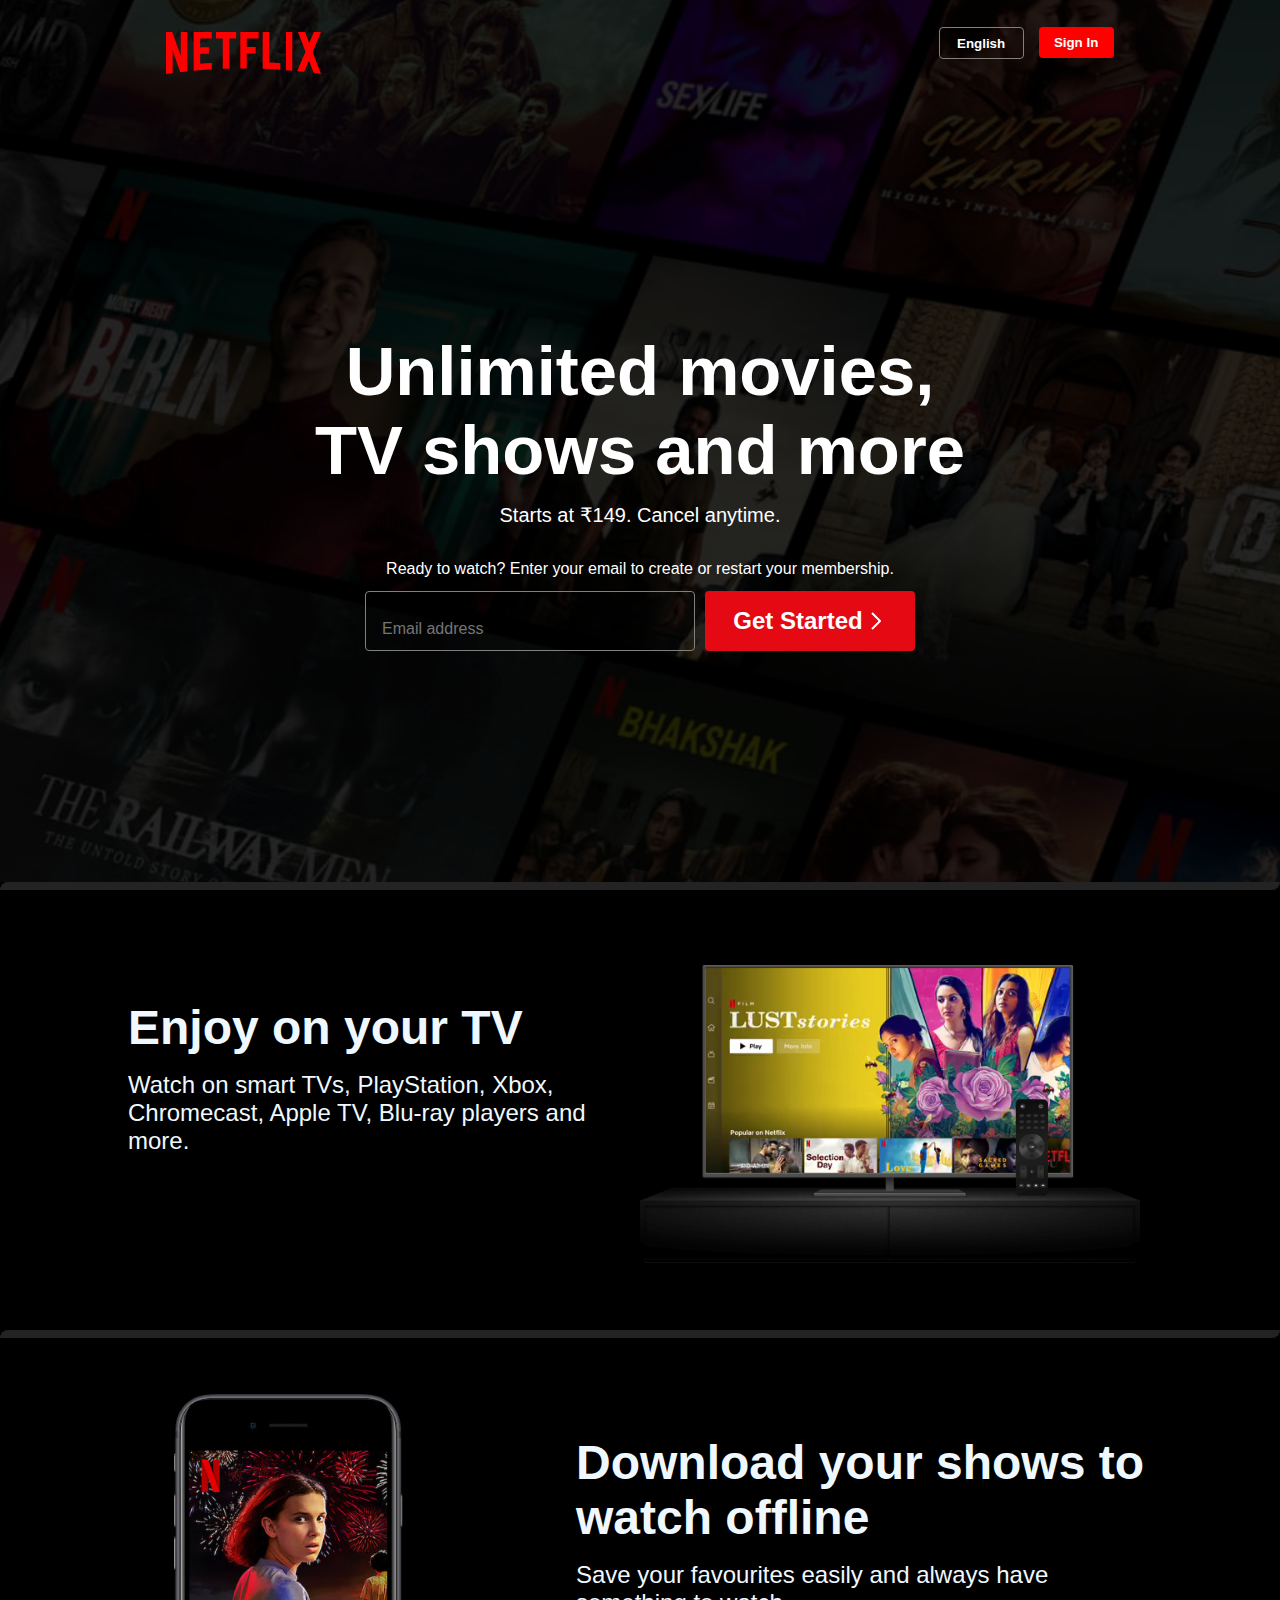
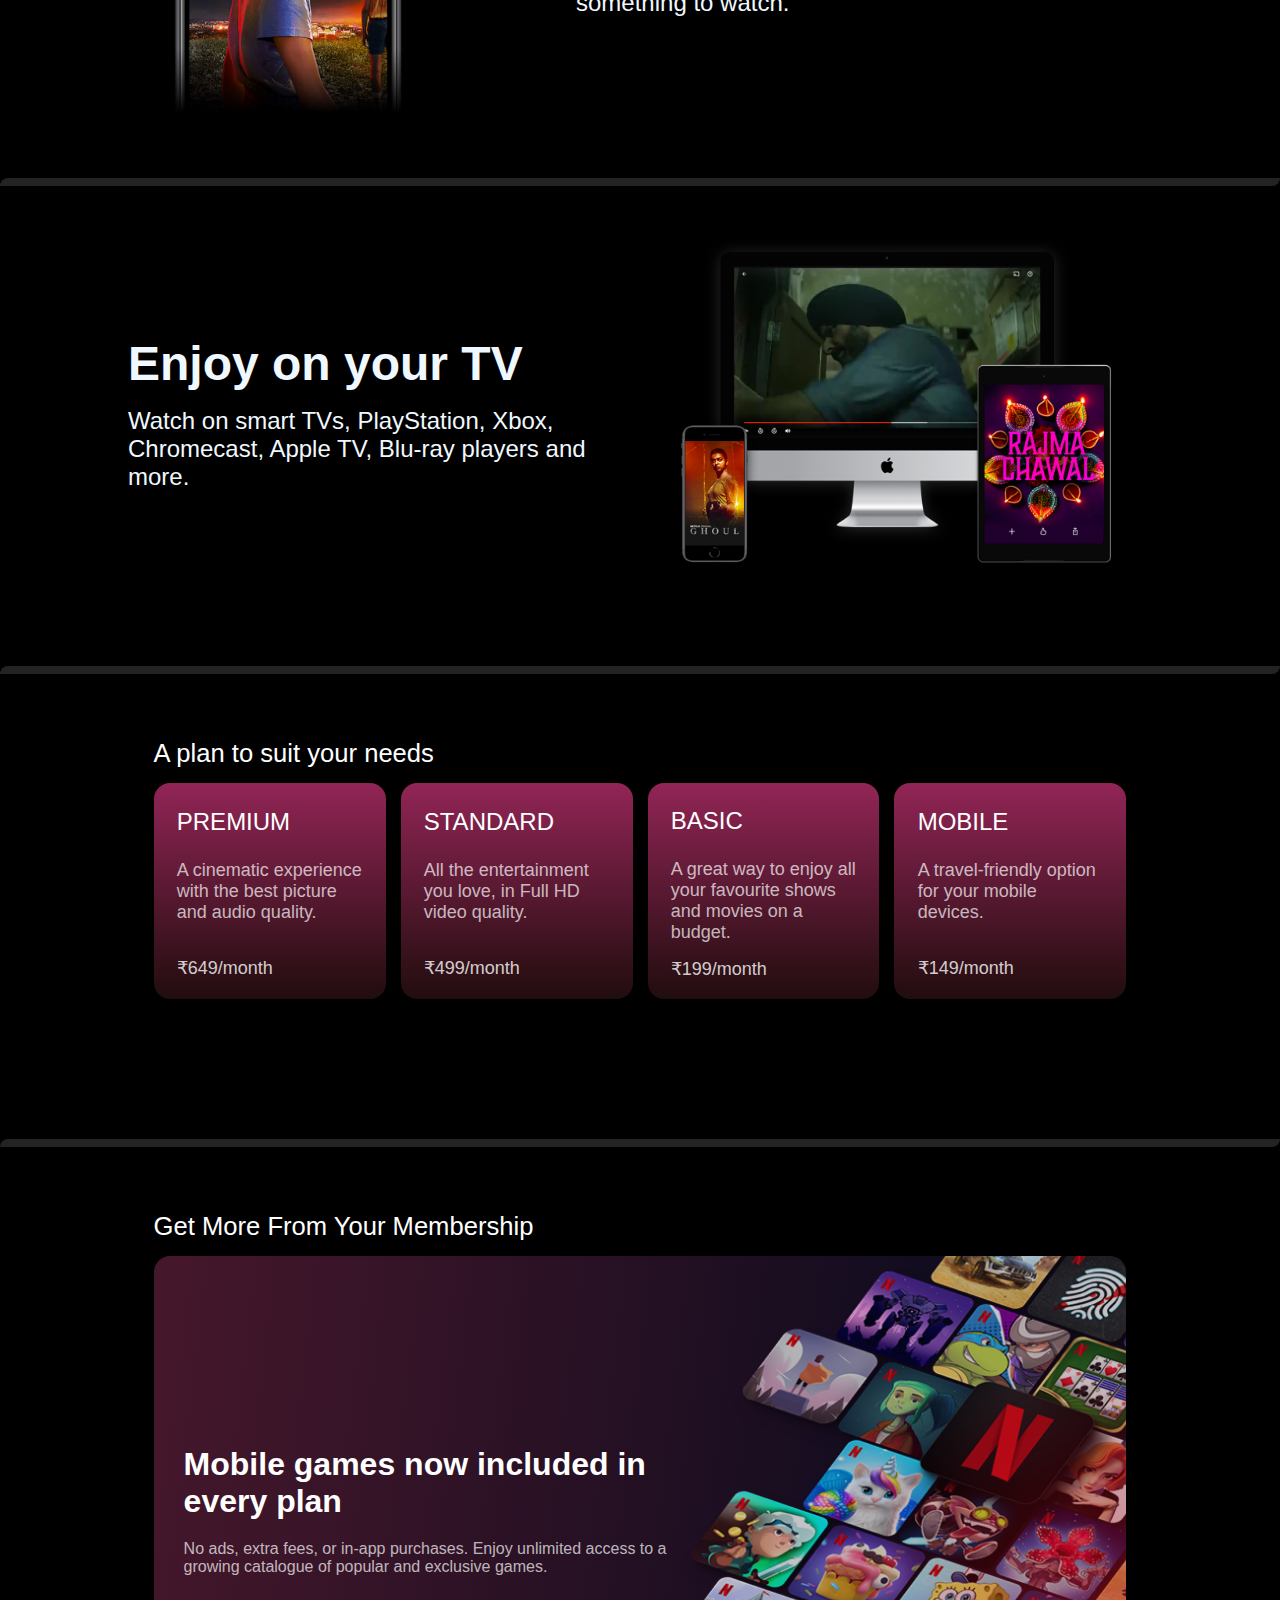
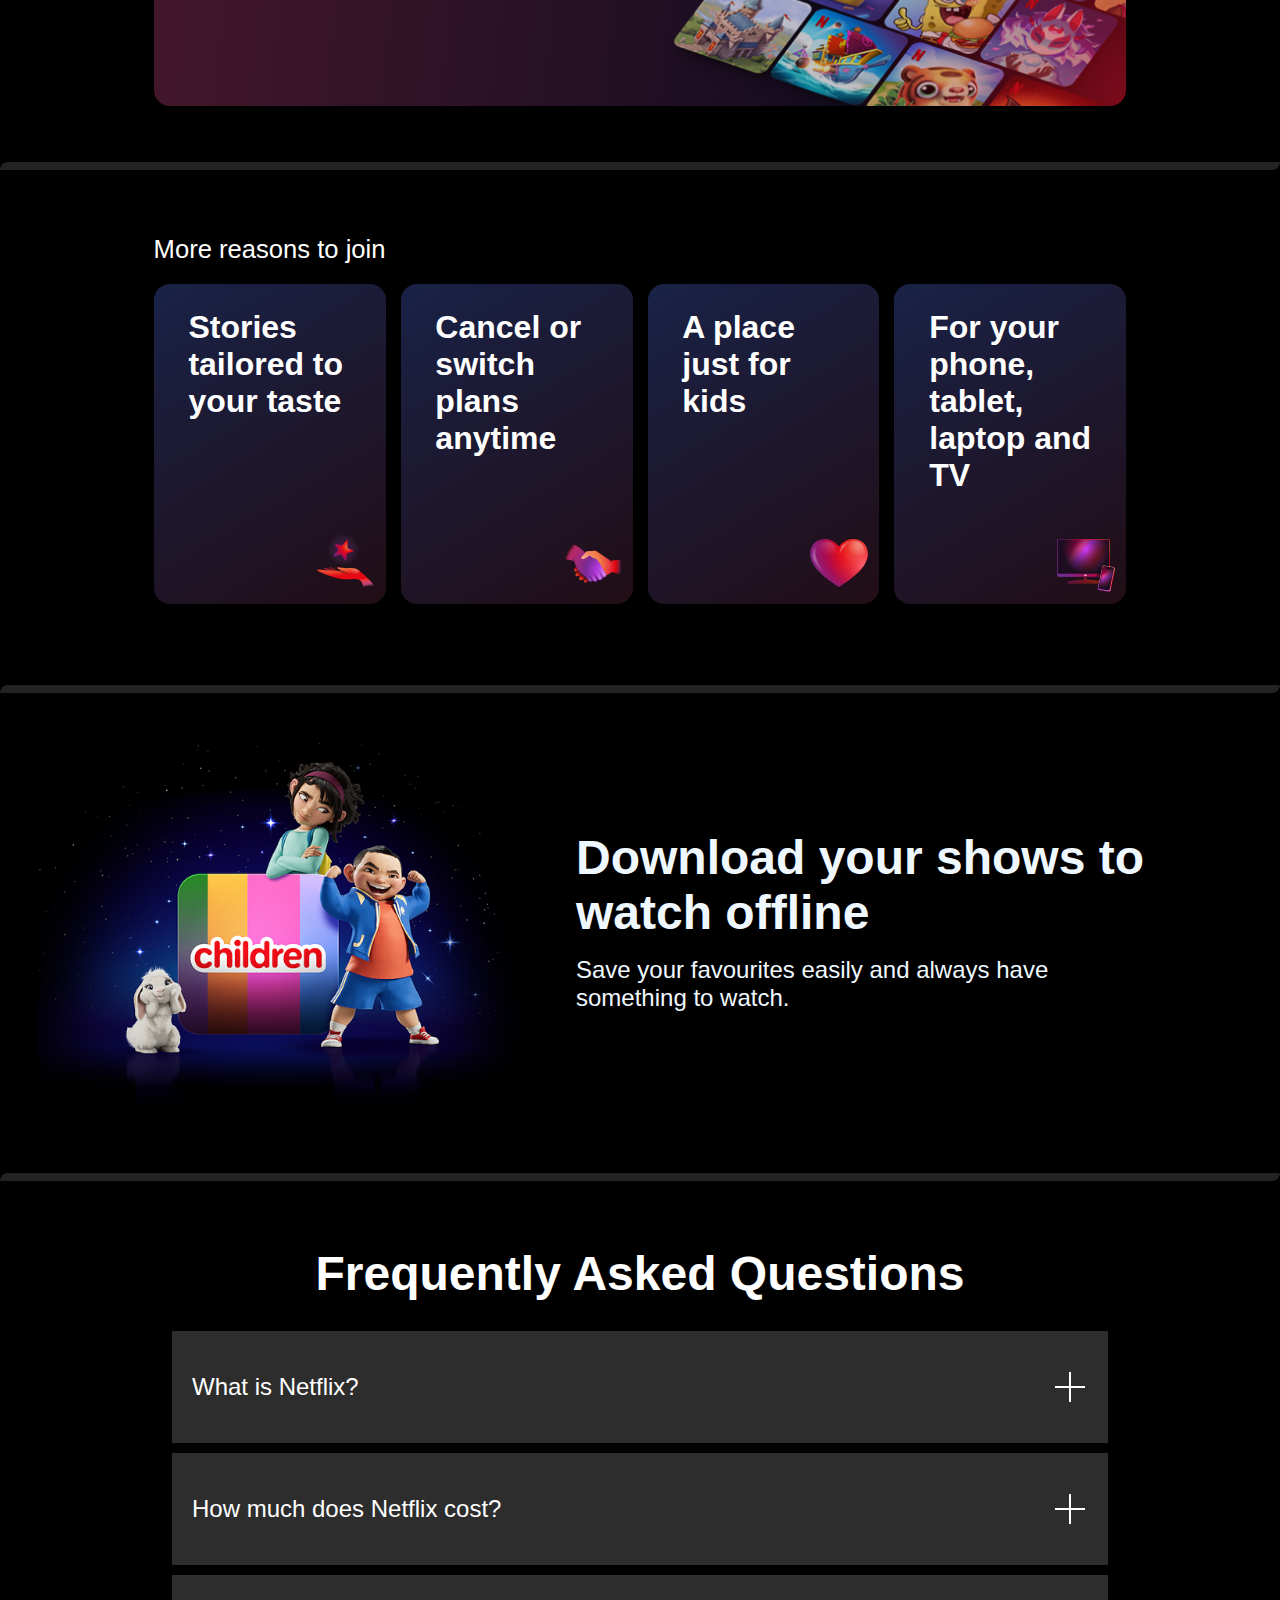
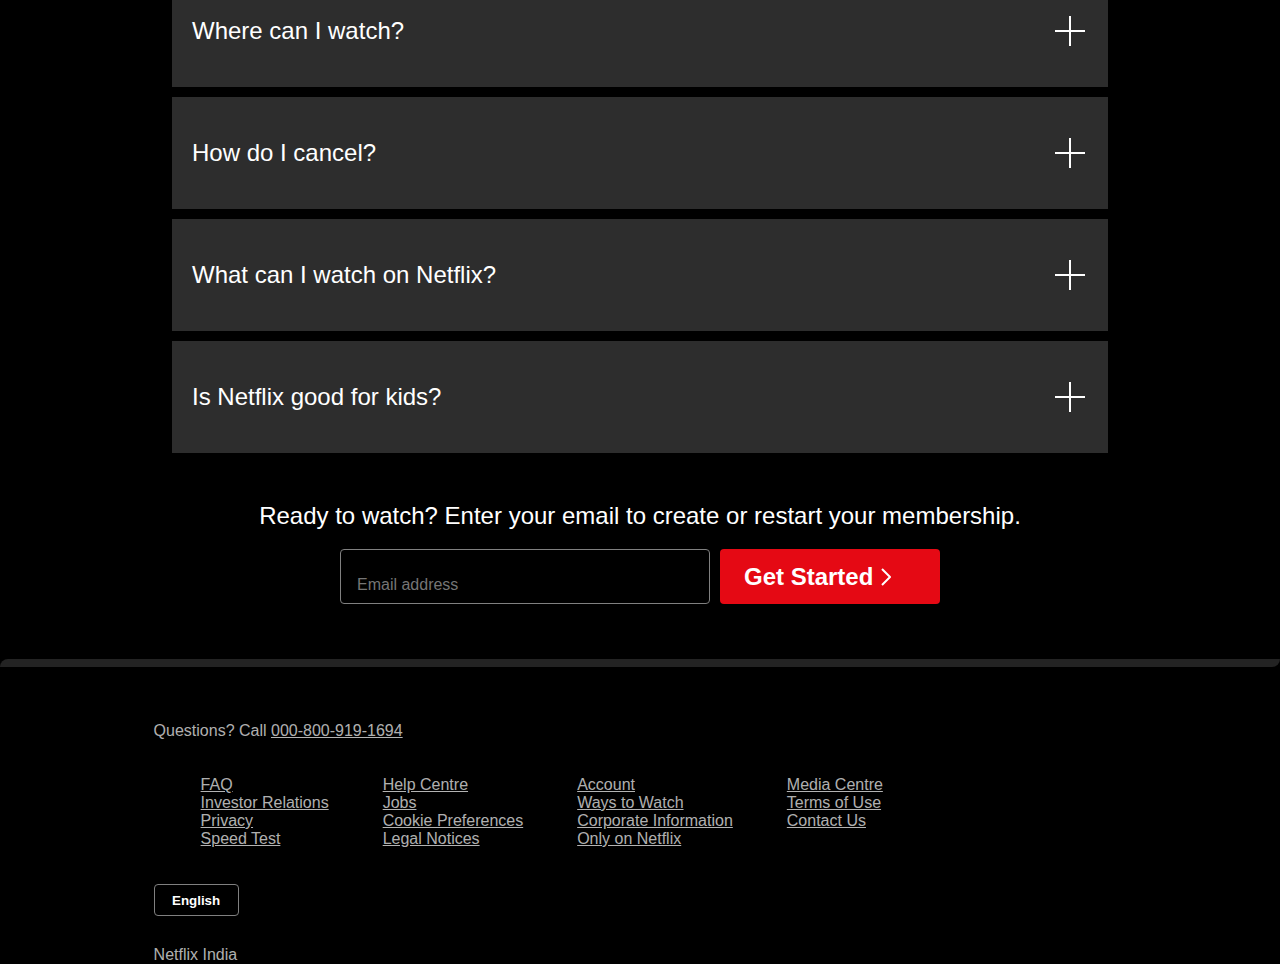
<file: Netflix Clone - Responsive/index.html>
<!DOCTYPE html>
<html lang="en">

<head>
    <meta charset="UTF-8">
    <meta name="viewport" content="width=device-width, initial-scale=1.0">
    <title>Netflix India - Watch TV Shows Online, Watch Movies Online</title>
    <link rel="shortcut icon" href="https://assets.nflxext.com/us/ffe/siteui/common/icons/nficon2023.ico" />
    <link rel="stylesheet" href="style.css">
</head>

<body>
    <header>
        <div class="space-main">
            <main class="main">
                <nav>
                    <div class="nav-img"><img class="nav-img-in" src="assets/Images for netflix/netflix.svg"
                            alt="netflix"></div>
                    <div class="nav-option">
                        <button class="nav-lang-option">English</button>
                        <a href="">
                            <button class="nav-sign-in-option">Sign In</button>
                        </a>
                    </div>
                </nav>
                <div class="opacity"></div>
                <div class="written">
                    <div class="written-in">
                        <div class="line-1-written">Unlimited movies,</div>
                        <div class="line-2-written">TV shows and more</div>
                        <div class="line-3-written">Starts at ₹149. Cancel anytime.</div>
                        <div class="line-4-written">Ready to watch? Enter your email to create or restart your
                            membership.
                        </div>
                        <div class="input-written">
                            <div class="line-5-written">
                                <input class="line-5-input" minlength="5" maxlength="50" type="text"
                                    placeholder="Email address">
                            </div>
                            <div class="line-6-written">
                                <button class="line-6-button">Get Started <svg width="24" height="24"
                                        viewBox="0 0 24 24" fill="none" xmlns="http://www.w3.org/2000/svg"
                                        data-mirrorinrtl="true" class="default-ltr-cache-4z3qvp e1svuwfo1"
                                        data-name="ChevronRight" aria-labelledby=":r7:" aria-hidden="true">
                                        <path fill-rule="evenodd" clip-rule="evenodd"
                                            d="M15.5859 12L8.29303 19.2928L9.70725 20.7071L17.7072 12.7071C17.8948 12.5195 18.0001 12.2652 18.0001 12C18.0001 11.7347 17.8948 11.4804 17.7072 11.2928L9.70724 3.29285L8.29303 4.70706L15.5859 12Z"
                                            fill="currentColor"></path>
                                    </svg></button>
                            </div>
                        </div>
                    </div>
                </div>
            </main>
        </div>
        <div class="partician-of-main"></div>
    </header>

    <!-- xxxxxxxxxxxxxxxxxxxxxxxxxxxxxxxxxxxxxxxxxxxxxxxxxxxxxxxxxxxxxxxxxxxxxxxxxxxxxxxxxxxxxxxxxxxxxxxxxxxxxxxxxxxxxxxxxxxx  -->

    <section>
        <div class="section-video-1">
            <div class="main-of-sec-video-1">
                <div class="text-of-sec-video-1">
                    <div class="text-of-sec-video-1-heading">Enjoy on your TV</div>
                    <div class="text-of-sec-video-1-body">Watch on smart TVs, PlayStation, Xbox, Chromecast, Apple TV,
                        Blu-ray players and more.</div>
                </div>
                <div class="image-video-of-sec-video-1">
                    <div class="video-of-sec-img-1"><img class="video-of-sec-img-1-in"
                            src="assets/images for videos/tv.png" alt=""></div>
                    <div class="video-of-sec-video-1"><video class="video-of-sec-video-1"
                            src="assets/videos for netflix/video-tv-in-0819.m4v" autoplay muted loop></video></div>
                </div>
            </div>
        </div>
    </section>

    <div class="partician-of-main"></div>

    <!-- xxxxxxxxxxxxxxxxxxxxxxxxxxxxxxxxxxxxxxxxxxxxxxxxxxxxxxxxxxxxxxxxxxxxxxxxxxxxxxxxxxxxxxxxxxxxxxxxxxxxxxxxxxxxxxxxxxxxxxxxxxxxx  -->
    <!-- xxxxxxxxxxxxxxxxxxxxxxxxxxxxxxxxxxxxxxxxxxxxxxxxxxxxxxxxxxxxxxxxxxxxxxxxxxxxxxxxxxxxxxxxxxxxxxxxxxxxxxxxxxxxxxxxxxxx  -->

    <section>
        <div class="section-video-1">
            <div class="main-of-sec-video-1 him-him">
                <div class="image-video-of-sec-video-1">
                    <div class="video-of-sec-img-1 pri-pri"><img class="video-of-sec-img-1-in"
                            src="assets/images for videos/mobile-0819.jpg" alt=""></div>
                </div>
                <div class="text-of-sec-video-1">
                    <div class="text-of-sec-video-1-heading">Download your shows to watch offline</div>
                    <div class="text-of-sec-video-1-body">Save your favourites easily and always have something to
                        watch.

                    </div>
                </div>
            </div>
        </div>
    </section>

    <div class="partician-of-main"></div>

    <!-- xxxxxxxxxxxxxxxxxxxxxxxxxxxxxxxxxxxxxxxxxxxxxxxxxxxxxxxxxxxxxxxxxxxxxxxxxxxxxxxxxxxxxxxxxxxxxxxxxxxxxxxxxxxxxxxxxxxxxxxxxxxxx  -->
    <!-- xxxxxxxxxxxxxxxxxxxxxxxxxxxxxxxxxxxxxxxxxxxxxxxxxxxxxxxxxxxxxxxxxxxxxxxxxxxxxxxxxxxxxxxxxxxxxxxxxxxxxxxxxxxxxxxxxxxx  -->

    <section>
        <div class="section-video-1-2">
            <div class="main-of-sec-video-1">
                <div class="text-of-sec-video-1">
                    <div class="text-of-sec-video-1-heading">Enjoy on your TV</div>
                    <div class="text-of-sec-video-1-body">Watch on smart TVs, PlayStation, Xbox, Chromecast, Apple TV,
                        Blu-ray players and more.</div>
                </div>
                <div class="image-video-of-sec-video-1">
                    <div class="video-of-sec-img-1"><img class="video-of-sec-img-1-in"
                            src="assets/images for videos/rajma-chawal.png" alt=""></div>
                    <div class="video-of-sec-video-1"><video class="video-of-sec-video-1 video-of-sec-video-1-2"
                            src="assets/videos for netflix/video-of-rajma-chawal.m4v" autoplay muted loop></video></div>
                </div>
            </div>
        </div>
    </section>

    <div class="partician-of-main"></div>

    <!-- xxxxxxxxxxxxxxxxxxxxxxxxxxxxxxxxxxxxxxxxxxxxxxxxxxxxxxxxxxxxxxxxxxxxxxxxxxxxxxxxxxxxxxxxxxxxxxxxxxxxxxxxxxxxxxxxxxxxxxxxxxxxx  -->


    <div class="sec-1">
        <section>
            <div class="section-1-plans-to-buy">
                <div class="section-1-main">
                    <div class="text-of-section-1">A plan to suit your needs</div>
                    <div class="list-of-plans">
                        <div class="plan-1-to-buy">
                            <div class="plan-1-to-buy-in">
                                <div class="section-1-heading-name">PREMIUM</div>
                                <div class="section-1-about-plan">A cinematic experience with the best picture and audio
                                    quality.</div>
                                <div class="section-1-price">₹649/month</div>
                            </div>
                        </div>
                        <div class="plan-2-to-buy">
                            <div class="plan-2-to-buy-in">
                                <div class="section-1-heading-name">STANDARD</div>
                                <div class="section-1-about-plan">All the entertainment you love, in Full HD video
                                    quality.
                                </div>
                                <div class="section-1-price">₹499/month</div>
                            </div>
                        </div>
                        <div class="plan-3-to-buy">
                            <div class="plan-3-to-buy-in">
                                <div class="section-1-heading-name">BASIC</div>
                                <div class="section-1-about-plan">A great way to enjoy all your favourite shows and
                                    movies
                                    on a budget.</div>
                                <div class="section-1-price">₹199/month</div>
                            </div>
                        </div>
                        <div class="plan-4-to-buy">
                            <div class="plan-4-to-buy-in">
                                <div class="section-1-heading-name">MOBILE</div>
                                <div class="section-1-about-plan">A travel-friendly option for your mobile devices.
                                </div>
                                <div class="section-1-price">₹149/month</div>
                            </div>
                        </div>
                    </div>
                </div>
            </div>
        </section>
    </div>

    <div class="partician-of-main"></div>

    <section>
        <div class="section-4-games">
            <div class="txt-of-sec-4">
                Get More From Your Membership</div>
            <div class="main-area-of-sec-4">
                <div class="area-of-sec-4">
                    <div class="area-of-sec-4-in">
                        <div class="text-written-in-sec-4">
                            <div class="text-written-in-sec-4-heading">Mobile games now included in every plan</div>
                            <div class="text-written-in-sec-4-body">No ads, extra fees, or in-app purchases. Enjoy
                                unlimited access to a growing catalogue of popular and exclusive games.</div>
                        </div>
                        <div class="img-main-sec-4">
                            <div class="img-main-sec-4-in"><img class="img-in-sec-4"
                                    src="assets/Images for netflix/games-lg.png" alt="games-lg"></div>
                            <div class="red-bat-chit"></div>
                        </div>

                    </div>
                </div>
            </div>
        </div>
    </section>

    <div class="partician-of-main"></div>

    <section>
        <div class="section-2-reasons-to-buy">
            <div class="section-2-main">
                <div class="text-of-section-2">More reasons to join</div>
                <div class="list-of-reasons">
                    <div class="reason-1-to-buy">
                        <div class="reason-1-to-buy-in">
                            <div class="section-2-heading-name">Stories tailored to your taste</div>
                            <div class="section-2-price-1"><svg width="72" height="72" viewBox="0 0 72 72" fill="none">
                                    <g id="hand-star-core-small">
                                        <path id="Vector" opacity="0.75"
                                            d="M33.2999 38.4016C42.0812 38.4016 49.1999 31.2829 49.1999 22.5016C49.1999 13.7202 42.0812 6.60156 33.2999 6.60156C24.5186 6.60156 17.3999 13.7202 17.3999 22.5016C17.3999 31.2829 24.5186 38.4016 33.2999 38.4016Z"
                                            fill="url(#paint0_radial_5239_397)"></path>
                                        <path id="Vector_2"
                                            d="M35.1825 33.3894C35.4958 33.86 36.2265 33.6758 36.2793 33.113L36.9254 26.2287L42.8895 24.6128C43.4204 24.4689 43.4925 23.749 42.998 23.508C41.1817 22.623 39.3079 21.7712 37.382 20.9579L37.71 13.6714C37.7353 13.1088 37.0417 12.8244 36.6648 13.2428L31.7163 18.7355C29.7388 18.0179 27.7714 17.364 25.8224 16.7736C25.2994 16.6151 24.8628 17.1845 25.1466 17.6516L28.3039 22.8469L23.9085 28.2192C23.5466 28.6614 23.9494 29.3113 24.5065 29.184L31.3428 27.6222L35.1825 33.3894Z"
                                            fill="url(#paint1_radial_5239_397)"></path>
                                        <path id="Vector_3"
                                            d="M30.0589 49.3642C30.0589 49.3642 18.3765 41.2675 18.9549 39.8795C19.5332 38.4915 30.8301 45.0845 30.8301 45.0845"
                                            fill="url(#paint2_radial_5239_397)"></path>
                                        <path id="Vector_4"
                                            d="M25.8177 48.2858C25.8177 48.2858 12.8244 42.5024 13.1328 41.0373C13.4413 39.5722 25.7792 43.9675 25.7792 43.9675"
                                            fill="url(#paint3_radial_5239_397)"></path>
                                        <path id="Vector_5"
                                            d="M64.8001 59.9992C62.6023 55.1194 55.5082 48.9257 52.7322 46.6359C49.9562 44.3837 47.4115 40.1795 39.7774 41.0053C33.1458 41.7185 28.0179 39.241 27.1311 40.6299C26.7456 41.2305 29.3542 42.4854 32.4001 43.7992C27.118 44.0995 19.6513 44.0458 10.128 42.5819C7.42909 42.169 6.07963 43.0699 8.35441 44.1585C21.0393 50.202 33.2229 53.4677 43.286 52.0413C53.3491 50.6149 53.0792 59.9992 53.0792 59.9992H64.8001Z"
                                            fill="url(#paint4_radial_5239_397)"></path>
                                        <path id="Vector_6"
                                            d="M41.7897 48.4971C40.6111 48.625 39.3813 48.6927 38.1169 48.6927C31.219 48.6927 25.353 46.6776 23.1943 43.8677C26.7663 44.0087 29.8397 43.9463 32.3999 43.8008C34.0999 44.4919 37.7999 46.0268 38.9999 46.6375C39.7338 47.011 40.8678 47.6288 41.7897 48.4971Z"
                                            fill="url(#paint5_radial_5239_397)"></path>
                                        <path id="Vector_7" opacity="0.3"
                                            d="M51.6 47.2519C50.7241 45.2218 47.5152 41.2104 41.6867 41.4053C34.4011 41.6489 43.3589 53.8293 51.6 47.2519Z"
                                            fill="url(#paint6_radial_5239_397)"></path>
                                    </g>
                                    <defs>
                                        <radialGradient id="paint0_radial_5239_397" cx="0" cy="0" r="1"
                                            gradientUnits="userSpaceOnUse"
                                            gradientTransform="translate(33.2999 22.5866) rotate(-90) scale(15.985)">
                                            <stop stop-color="#982DBE"></stop>
                                            <stop offset="0.383578" stop-color="#B038DC" stop-opacity="0.25"></stop>
                                            <stop offset="1" stop-color="#E4A1FA" stop-opacity="0"></stop>
                                        </radialGradient>
                                        <radialGradient id="paint1_radial_5239_397" cx="0" cy="0" r="1"
                                            gradientUnits="userSpaceOnUse"
                                            gradientTransform="translate(37.8001 19.8617) rotate(135) scale(16.7584 16.7339)">
                                            <stop stop-color="#EF7744"></stop>
                                            <stop offset="0.333333" stop-color="#E50914"></stop>
                                            <stop offset="0.666667" stop-color="#A70D53"></stop>
                                            <stop offset="1" stop-color="#792A95"></stop>
                                        </radialGradient>
                                        <radialGradient id="paint2_radial_5239_397" cx="0" cy="0" r="1"
                                            gradientUnits="userSpaceOnUse"
                                            gradientTransform="translate(30.3001 39.3) rotate(126.733) scale(25.0801 25.0801)">
                                            <stop stop-color="#802600"></stop>
                                            <stop offset="0.333333" stop-color="#6F181D"></stop>
                                            <stop offset="0.666667" stop-color="#5B1333"></stop>
                                            <stop offset="1" stop-color="#391945"></stop>
                                        </radialGradient>
                                        <radialGradient id="paint3_radial_5239_397" cx="0" cy="0" r="1"
                                            gradientUnits="userSpaceOnUse"
                                            gradientTransform="translate(28.5 40.2011) rotate(136.42) scale(25.6759 22.561)">
                                            <stop stop-color="#99421D"></stop>
                                            <stop offset="0.333333" stop-color="#99161D"></stop>
                                            <stop offset="0.666667" stop-color="#7D1845"></stop>
                                            <stop offset="1" stop-color="#59216E"></stop>
                                        </radialGradient>
                                        <radialGradient id="paint4_radial_5239_397" cx="0" cy="0" r="1"
                                            gradientUnits="userSpaceOnUse"
                                            gradientTransform="translate(37.7282 40.3619) rotate(82.4019) scale(21.7815 180.122)">
                                            <stop stop-color="#EF7744"></stop>
                                            <stop offset="0.328125" stop-color="#E50914"></stop>
                                            <stop offset="0.588542" stop-color="#E50914"></stop>
                                            <stop offset="0.697917" stop-color="#EB3942"></stop>
                                            <stop offset="0.879831" stop-color="#E75094" stop-opacity="0.8"></stop>
                                            <stop offset="1" stop-color="#F276AE" stop-opacity="0"></stop>
                                        </radialGradient>
                                        <radialGradient id="paint5_radial_5239_397" cx="0" cy="0" r="1"
                                            gradientUnits="userSpaceOnUse"
                                            gradientTransform="translate(38.1398 41.4974) scale(13.1967 6.7149)">
                                            <stop offset="0.1422"></stop>
                                            <stop offset="0.9144" stop-opacity="0"></stop>
                                        </radialGradient>
                                        <radialGradient id="paint6_radial_5239_397" cx="0" cy="0" r="1"
                                            gradientUnits="userSpaceOnUse"
                                            gradientTransform="translate(46.2 42.2984) rotate(135) scale(5.9397 5.65138)">
                                            <stop stop-color="white"></stop>
                                            <stop offset="1" stop-color="white" stop-opacity="0"></stop>
                                        </radialGradient>
                                    </defs>
                                </svg></div>
                        </div>
                    </div>
                    <div class="reason-2-to-buy">
                        <div class="reason-2-to-buy-in">
                            <div class="section-2-heading-name">Cancel or switch plans anytime</div>
                            <div class="section-2-price-2"><svg width="72" height="72" viewBox="0 0 72 72" fill="none">
                                    <g id="handshake-core-small">
                                        <path id="Vector"
                                            d="M17.317 43.9409C18.0947 44.9703 20.4911 44.4707 22.6696 42.825C24.8481 41.1793 25.9837 39.0106 25.206 37.9812C24.4283 36.9517 22.0318 37.4513 19.8533 39.097C17.6749 40.7428 16.5393 42.9114 17.317 43.9409Z"
                                            fill="url(#paint0_radial_5239_3942)"></path>
                                        <path id="Vector_2"
                                            d="M18.8049 48.7717C19.704 49.9619 22.7084 49.2076 25.5155 47.087C28.3225 44.9664 29.8693 42.2826 28.9702 41.0924C28.0711 39.9023 25.0667 40.6566 22.2596 42.7772C19.4525 44.8977 17.9058 47.5816 18.8049 48.7717Z"
                                            fill="url(#paint1_radial_5239_3942)"></path>
                                        <path id="Vector_3"
                                            d="M22.4752 52.5183C23.4919 53.8641 26.5916 53.2359 29.3987 51.1153C32.2057 48.9948 33.6572 46.1848 32.6406 44.839C31.6239 43.4933 28.5242 44.1214 25.7171 46.242C22.9101 48.3626 21.4586 51.1726 22.4752 52.5183Z"
                                            fill="url(#paint2_radial_5239_3942)"></path>
                                        <path id="Vector_4"
                                            d="M32.5112 54.029C30.3395 55.6696 27.7244 55.8685 27.1547 55.1144C26.5851 54.3603 27.4912 51.8992 29.6629 50.2586C31.8347 48.6179 34.2328 48.132 35.0194 49.1731C35.8059 50.2143 34.683 52.3883 32.5112 54.029Z"
                                            fill="url(#paint3_radial_5239_3942)"></path>
                                        <path id="Vector_5"
                                            d="M28.7527 25.1661L24.706 30.4771C24.3681 30.9205 24.2513 31.4918 24.4079 32.0269C26.2275 38.2456 31.0854 49.3899 38.8215 49.9268C46.9232 50.4892 52.9121 46.876 54.8938 44.9992L63.5999 47.401C65.0999 43.801 65.0999 35.701 63.5999 32.401L53.7596 33.8115L39.1375 23.9521C38.7881 23.7166 38.3672 23.611 37.9481 23.6539L30.0014 24.4664C29.5063 24.517 29.0543 24.7703 28.7527 25.1661Z"
                                            fill="url(#paint4_radial_5239_3942)"></path>
                                        <path id="Vector_6"
                                            d="M17.4693 35.1497C15.9209 33.08 9.42118 32.7712 8.09986 32.09C8.09986 32.09 6.5722 26.6724 8.09986 23.1008C9.62752 19.5292 14.3999 16.8008 14.3999 16.8008C21.5448 17.2296 30.1531 29.0326 38.7318 31.9063C39.1172 32.0353 39.4751 32.2394 39.7568 32.5324C44.3515 37.3126 45.3025 41.6196 48.7773 47.0968C49.2257 47.8036 49.1881 48.749 48.6416 49.3829C48.0104 50.1153 47.4687 50.446 45.4503 50.3248C45.8594 53.0105 42.3821 53.9422 40.6794 52.2244C40.3744 55.7225 36.4312 54.9155 35.4634 53.622C35.774 54.7811 33.3781 55.1125 32.1206 53.8965C30.863 52.6805 28.7333 49.3689 25.31 47.0251C21.8868 44.6812 18.5564 39.2066 17.4693 35.1497Z"
                                            fill="url(#paint5_radial_5239_3942)"></path>
                                        <path id="Vector_7" opacity="0.7" fill-rule="evenodd" clip-rule="evenodd"
                                            d="M37.0849 54.5871C36.3846 54.3976 35.7724 54.0342 35.4634 53.6212C35.5577 53.9735 35.4022 54.2493 35.1045 54.4285C34.1968 52.2618 32.467 49.6946 31.2725 47.9217C30.2371 46.3852 29.6038 45.4454 30.2563 45.88C31.3399 46.6019 33.676 49.8597 35.5156 52.4253C36.1103 53.2546 36.653 54.0116 37.0849 54.5871ZM41.7994 52.9206C41.3881 52.7793 41.0019 52.549 40.6794 52.2236C40.6424 52.6479 40.5518 53.0089 40.4196 53.3133C39.0072 50.7218 37.0009 47.5986 35.5498 45.3396C33.9589 42.863 33.035 41.425 34.2923 42.8643C36.4474 45.3315 39.7061 49.8892 41.7994 52.9206ZM46.6709 50.3339C46.3348 50.3562 45.9352 50.3532 45.4503 50.3241C45.4945 50.6141 45.4933 50.8838 45.454 51.1317C44.644 49.1931 43.2669 46.7235 42.1475 45.0196C41.5031 44.0386 40.5016 42.7317 39.644 41.6126C38.3097 39.8712 37.3236 38.5842 38.5723 39.6868C40.4212 41.3192 44.1676 46.1952 46.6709 50.3339Z"
                                            fill="url(#paint6_radial_5239_3942)"></path>
                                        <path id="Vector_8" opacity="0.4" fill-rule="evenodd" clip-rule="evenodd"
                                            d="M51.1938 32.082C52.9049 33.9261 54.5346 36.0369 55.5578 37.4603C55.7358 37.7078 56.1089 37.6044 56.0948 37.3001C56.0367 36.0355 55.5575 34.7668 54.9666 33.6798L53.7596 33.8121L51.1938 32.082Z"
                                            fill="url(#paint7_radial_5239_3942)"></path>
                                        <path id="Vector_9"
                                            d="M28.7358 25.1869C28.488 25.4899 25.6017 29.0142 24.7291 29.788C24.3993 30.0804 24.2455 30.3841 24.1911 30.678C24.0423 31.4794 24.9752 32.0039 25.7802 31.8763C26.3539 31.7854 27.0907 31.6399 27.9582 31.4074C30.1509 30.8199 32.7238 28.3287 32.7238 28.3287L39.1375 23.9521C38.7881 23.7165 38.3672 23.611 37.9481 23.6539L30.0014 24.4663C29.5163 24.5159 29.0725 24.7602 28.7711 25.1424C28.7587 25.158 28.7484 25.1714 28.7358 25.1869Z"
                                            fill="url(#paint8_radial_5239_3942)"></path>
                                        <path id="Vector_10" opacity="0.4" fill-rule="evenodd" clip-rule="evenodd"
                                            d="M15.6934 33.9783C16.5146 34.3333 17.1509 34.7221 17.4694 35.1478C17.6248 35.7279 17.8262 36.3371 18.0671 36.9619C17.5595 34.6282 17.2327 32.1784 17.0679 30.5306C17.0375 30.2272 16.6627 30.1302 16.5227 30.4008C15.9598 31.4882 15.7361 32.7759 15.6934 33.9783Z"
                                            fill="url(#paint9_radial_5239_3942)"></path>
                                        <path id="Vector_11" opacity="0.3"
                                            d="M40.1011 48.6485C41.4528 50.9898 43.0481 52.5994 43.6642 52.2437C44.2804 51.888 43.684 49.7016 42.3323 47.3604C40.9806 45.0191 39.3853 43.4095 38.7692 43.7652C38.153 44.1209 38.7494 46.3073 40.1011 48.6485Z"
                                            fill="url(#paint10_radial_5239_3942)"></path>
                                        <path id="Vector_12" opacity="0.3"
                                            d="M44.2715 45.6642C45.6233 48.0054 47.2185 49.6151 47.8347 49.2593C48.4508 48.9036 47.8545 46.7173 46.5027 44.376C45.151 42.0347 43.5557 40.4251 42.9396 40.7808C42.3234 41.1365 42.9198 43.3229 44.2715 45.6642Z"
                                            fill="url(#paint11_radial_5239_3942)"></path>
                                        <path id="Vector_13" opacity="0.3"
                                            d="M35.0401 50.6251C36.3918 52.9664 37.9871 54.576 38.6032 54.2203C39.2193 53.8646 38.623 51.6782 37.2713 49.3369C35.9195 46.9956 34.3243 45.386 33.7081 45.7417C33.092 46.0975 33.6883 48.2838 35.0401 50.6251Z"
                                            fill="url(#paint12_radial_5239_3942)"></path>
                                        <path id="Vector_14" opacity="0.2"
                                            d="M26.6922 28.3024C25.4406 29.1374 24.7461 30.2941 25.141 30.8859C25.5358 31.4777 26.8705 31.2806 28.1221 30.4455C29.3736 29.6105 30.0681 28.4538 29.6732 27.862C29.2784 27.2702 27.9437 27.4674 26.6922 28.3024Z"
                                            fill="url(#paint13_radial_5239_3942)"></path>
                                        <path id="Vector_15" opacity="0.3"
                                            d="M30.7573 51.6778C31.954 53.4157 33.2949 54.5693 33.7522 54.2544C34.2096 53.9394 33.6102 52.2753 32.4134 50.5374C31.2167 48.7995 29.8758 47.6459 29.4185 47.9609C28.9611 48.2758 29.5605 49.9399 30.7573 51.6778Z"
                                            fill="url(#paint14_radial_5239_3942)"></path>
                                    </g>
                                    <defs>
                                        <radialGradient id="paint0_radial_5239_3942" cx="0" cy="0" r="1"
                                            gradientUnits="userSpaceOnUse"
                                            gradientTransform="translate(17.6222 43.9792) rotate(-51.8639) scale(4.09496 4.04408)">
                                            <stop stop-color="#DB5B24"></stop>
                                            <stop offset="0.625" stop-color="#C11119"></stop>
                                            <stop offset="1" stop-color="#45172B"></stop>
                                        </radialGradient>
                                        <radialGradient id="paint1_radial_5239_3942" cx="0" cy="0" r="1"
                                            gradientUnits="userSpaceOnUse"
                                            gradientTransform="translate(19.1811 48.7985) rotate(-50.3999) scale(5.24285 4.70531)">
                                            <stop stop-color="#DB5B24"></stop>
                                            <stop offset="0.625" stop-color="#C11119"></stop>
                                            <stop offset="1" stop-color="#45172B"></stop>
                                        </radialGradient>
                                        <radialGradient id="paint2_radial_5239_3942" cx="0" cy="0" r="1"
                                            gradientUnits="userSpaceOnUse"
                                            gradientTransform="translate(22.871 52.5709) rotate(-52.0689) scale(5.28154 5.28154)">
                                            <stop stop-color="#DB5B24"></stop>
                                            <stop offset="0.625" stop-color="#C11119"></stop>
                                            <stop offset="1" stop-color="#45172B"></stop>
                                        </radialGradient>
                                        <radialGradient id="paint3_radial_5239_3942" cx="0" cy="0" r="1"
                                            gradientUnits="userSpaceOnUse"
                                            gradientTransform="translate(27.461 55.1551) rotate(-52.0689) scale(4.08619)">
                                            <stop stop-color="#DB5B24"></stop>
                                            <stop offset="0.625" stop-color="#C11119"></stop>
                                            <stop offset="1" stop-color="#45172B"></stop>
                                        </radialGradient>
                                        <radialGradient id="paint4_radial_5239_3942" cx="0" cy="0" r="1"
                                            gradientUnits="userSpaceOnUse"
                                            gradientTransform="translate(26.1114 38.4245) scale(38.3885)">
                                            <stop stop-color="#FFD0BB"></stop>
                                            <stop offset="0.255208" stop-color="#F7976E"></stop>
                                            <stop offset="0.473296" stop-color="#EF7744"></stop>
                                            <stop offset="0.682834" stop-color="#EB3942"></stop>
                                            <stop offset="0.822917" stop-color="#E50914"></stop>
                                            <stop offset="0.888897" stop-color="#E50914" stop-opacity="0.8"></stop>
                                            <stop offset="1" stop-color="#E75094" stop-opacity="0"></stop>
                                        </radialGradient>
                                        <radialGradient id="paint5_radial_5239_3942" cx="0" cy="0" r="1"
                                            gradientUnits="userSpaceOnUse"
                                            gradientTransform="translate(49.8122 45.7397) rotate(-135) scale(44.7442)">
                                            <stop stop-color="#D67DF7"></stop>
                                            <stop offset="0.25" stop-color="#B038DC"></stop>
                                            <stop offset="0.473958" stop-color="#792A95"></stop>
                                            <stop offset="0.863188" stop-color="#B82869"></stop>
                                            <stop offset="0.930549" stop-color="#D3317A" stop-opacity="0.7"></stop>
                                            <stop offset="1" stop-color="#E50914" stop-opacity="0"></stop>
                                        </radialGradient>
                                        <radialGradient id="paint6_radial_5239_3942" cx="0" cy="0" r="1"
                                            gradientUnits="userSpaceOnUse"
                                            gradientTransform="translate(40.757 52.5134) rotate(-124.799) scale(23.9136 28.0946)">
                                            <stop stop-color="#210D16"></stop>
                                            <stop offset="1" stop-color="#B038DC" stop-opacity="0"></stop>
                                        </radialGradient>
                                        <radialGradient id="paint7_radial_5239_3942" cx="0" cy="0" r="1"
                                            gradientUnits="userSpaceOnUse"
                                            gradientTransform="translate(53.3145 33.3102) rotate(62.9052) scale(4.29535 4.29535)">
                                            <stop></stop>
                                            <stop offset="1" stop-opacity="0"></stop>
                                        </radialGradient>
                                        <radialGradient id="paint8_radial_5239_3942" cx="0" cy="0" r="1"
                                            gradientUnits="userSpaceOnUse"
                                            gradientTransform="translate(24.7138 33.2085) rotate(-10.3999) scale(26.1844 26.1844)">
                                            <stop stop-color="#FBB698"></stop>
                                            <stop offset="0.250197" stop-color="#F89971"></stop>
                                            <stop offset="0.392572" stop-color="#F38759"></stop>
                                            <stop offset="1" stop-color="#EF7244" stop-opacity="0"></stop>
                                        </radialGradient>
                                        <radialGradient id="paint9_radial_5239_3942" cx="0" cy="0" r="1"
                                            gradientUnits="userSpaceOnUse"
                                            gradientTransform="translate(16.675 34.6882) rotate(-87.2205) scale(4.71962 4.7657)">
                                            <stop></stop>
                                            <stop offset="1" stop-opacity="0"></stop>
                                        </radialGradient>
                                        <radialGradient id="paint10_radial_5239_3942" cx="0" cy="0" r="1"
                                            gradientUnits="userSpaceOnUse"
                                            gradientTransform="translate(43.6348 51.9781) rotate(-120) scale(6.3636 5.58211)">
                                            <stop stop-color="white"></stop>
                                            <stop offset="1" stop-color="white" stop-opacity="0"></stop>
                                        </radialGradient>
                                        <radialGradient id="paint11_radial_5239_3942" cx="0" cy="0" r="1"
                                            gradientUnits="userSpaceOnUse"
                                            gradientTransform="translate(47.8053 48.9937) rotate(-120) scale(6.3636 5.58212)">
                                            <stop stop-color="white"></stop>
                                            <stop offset="1" stop-color="white" stop-opacity="0"></stop>
                                        </radialGradient>
                                        <radialGradient id="paint12_radial_5239_3942" cx="0" cy="0" r="1"
                                            gradientUnits="userSpaceOnUse"
                                            gradientTransform="translate(38.5738 53.9546) rotate(-120) scale(6.3636 5.58211)">
                                            <stop stop-color="white"></stop>
                                            <stop offset="1" stop-color="white" stop-opacity="0"></stop>
                                        </radialGradient>
                                        <radialGradient id="paint13_radial_5239_3942" cx="0" cy="0" r="1"
                                            gradientUnits="userSpaceOnUse"
                                            gradientTransform="translate(25.3139 30.8996) rotate(-33.711) scale(3.54147 5.58211)">
                                            <stop stop-color="white"></stop>
                                            <stop offset="1" stop-color="white" stop-opacity="0"></stop>
                                        </radialGradient>
                                        <radialGradient id="paint14_radial_5239_3942" cx="0" cy="0" r="1"
                                            gradientUnits="userSpaceOnUse"
                                            gradientTransform="translate(33.7129 54.0495) rotate(-124.551) scale(4.96684 4.35688)">
                                            <stop stop-color="white"></stop>
                                            <stop offset="1" stop-color="white" stop-opacity="0"></stop>
                                        </radialGradient>
                                    </defs>
                                </svg></div>
                        </div>
                    </div>
                    <div class="reason-3-to-buy">
                        <div class="reason-3-to-buy-in">
                            <div class="section-2-heading-name">A place just for kids</div>
                            <div class="section-2-price-3"><svg width="72" height="72" viewBox="0 0 72 72" fill="none">
                                    <g id="heart-core-small">
                                        <path id="Vector"
                                            d="M35.8975 60C29.0697 55.7322 7.2002 42.1757 7.2002 27.0628C7.2002 17.9247 13.258 12 22.6013 12C28.7617 12 33.5361 16.5691 35.9488 19.4812C38.413 16.5691 43.29 12 49.3992 12C58.7424 12 64.8002 17.9247 64.8002 27.0628C64.8002 42.0753 42.7767 55.7322 35.8975 60Z"
                                            fill="url(#paint0_radial_5239_5199)"></path>
                                        <path id="Vector_2"
                                            d="M35.8975 60C29.0697 55.7322 7.2002 42.1757 7.2002 27.0628C7.2002 17.9247 13.258 12 22.6013 12C28.7617 12 33.5361 16.5691 35.9488 19.4812C38.413 16.5691 43.29 12 49.3992 12C58.7424 12 64.8002 17.9247 64.8002 27.0628C64.8002 42.0753 42.7767 55.7322 35.8975 60Z"
                                            fill="url(#paint1_radial_5239_5199)"></path>
                                        <path id="Vector_3" opacity="0.3"
                                            d="M9.60555 28.2C9.36555 18.36 17.1055 15 21.0056 15C17.4055 15.7313 11.6455 17.64 12.6055 28.2C13.5655 38.76 27.6055 51.6 34.5055 56.7C26.3055 51.3 9.84555 38.04 9.60555 28.2Z"
                                            fill="url(#paint2_radial_5239_5199)"></path>
                                        <path id="Vector_4" opacity="0.4"
                                            d="M37.2002 31.4992C35.5002 26.5992 35.6402 16.0792 49.8002 13.1992C45.3002 15.0992 36.4802 21.4192 37.2002 31.4992Z"
                                            fill="url(#paint3_radial_5239_5199)"></path>
                                        <path id="Vector_5" opacity="0.4"
                                            d="M39 19.9158C42.4994 23.1358 55.687 30.3808 61.8432 33.6008C62.8152 29.5758 63.204 19.9963 56.9831 15.4883C50.7619 10.9804 42.4022 16.5617 39 19.9158Z"
                                            fill="url(#paint4_radial_5239_5199)"></path>
                                        <path id="Vector_6" opacity="0.2"
                                            d="M10.7998 20.5135C14.3889 23.7335 27.9147 30.9785 34.2289 34.1984C35.2259 30.1735 35.6247 20.594 29.244 16.086C22.8633 11.578 14.2892 17.1593 10.7998 20.5135Z"
                                            fill="url(#paint5_radial_5239_5199)"></path>
                                    </g>
                                    <defs>
                                        <radialGradient id="paint0_radial_5239_5199" cx="0" cy="0" r="1"
                                            gradientUnits="userSpaceOnUse"
                                            gradientTransform="translate(54.0002 21.5) rotate(140.194) scale(49.9856 49.1662)">
                                            <stop stop-color="#EF7744"></stop>
                                            <stop offset="0.333333" stop-color="#E50914"></stop>
                                            <stop offset="0.666667" stop-color="#A70D53"></stop>
                                            <stop offset="1" stop-color="#792A95"></stop>
                                        </radialGradient>
                                        <radialGradient id="paint1_radial_5239_5199" cx="0" cy="0" r="1"
                                            gradientUnits="userSpaceOnUse"
                                            gradientTransform="translate(61.8002 38.7) rotate(-162.97) scale(34.8271 34.8271)">
                                            <stop stop-color="#FC6C79"></stop>
                                            <stop offset="1" stop-color="#E50914" stop-opacity="0"></stop>
                                        </radialGradient>
                                        <radialGradient id="paint2_radial_5239_5199" cx="0" cy="0" r="1"
                                            gradientUnits="userSpaceOnUse"
                                            gradientTransform="translate(11.4001 31.2) rotate(54.7824) scale(18.7278 11.1852)">
                                            <stop stop-color="white"></stop>
                                            <stop offset="1" stop-color="white" stop-opacity="0"></stop>
                                        </radialGradient>
                                        <radialGradient id="paint3_radial_5239_5199" cx="0" cy="0" r="1"
                                            gradientUnits="userSpaceOnUse"
                                            gradientTransform="translate(39.6002 19.4992) rotate(40.0303) scale(9.79488)">
                                            <stop stop-color="white"></stop>
                                            <stop offset="1" stop-color="white" stop-opacity="0"></stop>
                                        </radialGradient>
                                        <radialGradient id="paint4_radial_5239_5199" cx="0" cy="0" r="1"
                                            gradientUnits="userSpaceOnUse"
                                            gradientTransform="translate(57.6 15.6008) rotate(127.349) scale(14.3405)">
                                            <stop stop-color="white"></stop>
                                            <stop offset="1" stop-color="white" stop-opacity="0"></stop>
                                        </radialGradient>
                                        <radialGradient id="paint5_radial_5239_5199" cx="0" cy="0" r="1"
                                            gradientUnits="userSpaceOnUse"
                                            gradientTransform="translate(27.5998 14.3984) rotate(124.622) scale(14.9469)">
                                            <stop stop-color="white"></stop>
                                            <stop offset="1" stop-color="white" stop-opacity="0"></stop>
                                        </radialGradient>
                                    </defs>
                                </svg></div>
                        </div>
                    </div>
                    <div class="reason-4-to-buy">
                        <div class="reason-4-to-buy-in">
                            <div class="section-2-heading-name">For your phone, tablet, laptop and TV</div>
                            <div class="section-2-price-4"><svg width="72" height="72" viewBox="0 0 72 72" fill="none">
                                    <g id="tv-mobile-core-small">
                                        <path id="Vector" fill-rule="evenodd" clip-rule="evenodd"
                                            d="M36.5999 48.5984C36.5999 47.9357 36.0627 47.3984 35.3999 47.3984C34.7371 47.3984 34.1999 47.9357 34.1999 48.5984V51.4373C34.1999 52.0912 33.6764 52.6234 33.0231 52.6481C30.6929 52.7361 28.3665 52.9535 26.0545 53.3003L19.0094 54.357C18.0843 54.4958 17.3999 55.2905 17.3999 56.226C17.3999 56.4869 17.6115 56.6984 17.8723 56.6984H52.9275C53.1883 56.6984 53.3999 56.4869 53.3999 56.226C53.3999 55.2905 52.7155 54.4958 51.7904 54.357L44.7453 53.3003C42.4333 52.9535 40.1069 52.7361 37.7767 52.6481C37.1234 52.6234 36.5999 52.0912 36.5999 51.4373V48.5984Z"
                                            fill="url(#paint0_radial_5239_545)"></path>
                                        <path id="Vector_2"
                                            d="M18.6001 55.4954C18.6001 55.2432 18.779 55.0276 19.0275 54.9845C21.0008 54.642 29.3905 53.25 35.4001 53.25C41.4097 53.25 49.7994 54.642 51.7727 54.9845C52.0212 55.0276 52.2001 55.2432 52.2001 55.4954C52.2001 55.5762 52.1321 55.6385 52.0523 55.6252C50.7513 55.408 41.1608 53.8401 35.4001 53.8401C29.6394 53.8401 20.0489 55.408 18.7479 55.6252C18.6681 55.6385 18.6001 55.5762 18.6001 55.4954Z"
                                            fill="url(#paint1_radial_5239_545)"></path>
                                        <path id="Vector_3"
                                            d="M58.2002 12H9.0002C8.00608 12 7.2002 12.8059 7.2002 13.8V48C7.2002 48.9941 8.00608 49.8 9.0002 49.8H58.2002C59.1943 49.8 60.0002 48.9941 60.0002 48V13.8C60.0002 12.8059 59.1943 12 58.2002 12Z"
                                            fill="url(#paint2_linear_5239_545)"></path>
                                        <path id="Vector_4"
                                            d="M58.2002 12H9.0002C8.00608 12 7.2002 12.8059 7.2002 13.8V48C7.2002 48.9941 8.00608 49.8 9.0002 49.8H58.2002C59.1943 49.8 60.0002 48.9941 60.0002 48V13.8C60.0002 12.8059 59.1943 12 58.2002 12Z"
                                            fill="url(#paint3_radial_5239_545)"></path>
                                        <path id="Vector_5" fill-rule="evenodd" clip-rule="evenodd"
                                            d="M9.0002 12.6H58.2002C58.863 12.6 59.4002 13.1372 59.4002 13.8V46.8H7.8002V13.8C7.8002 13.1372 8.33744 12.6 9.0002 12.6ZM7.2002 46.8V13.8C7.2002 12.8059 8.00606 12 9.0002 12H58.2002C59.1943 12 60.0002 12.8059 60.0002 13.8V46.8V48C60.0002 48.9941 59.1943 49.8 58.2002 49.8H9.0002C8.00606 49.8 7.2002 48.9941 7.2002 48V46.8Z"
                                            fill="url(#paint4_radial_5239_545)"></path>
                                        <path id="Vector_6"
                                            d="M35.4002 49.1984C36.0629 49.1984 36.6002 48.7955 36.6002 48.2984C36.6002 47.8014 36.0629 47.3984 35.4002 47.3984C34.7375 47.3984 34.2002 47.8014 34.2002 48.2984C34.2002 48.7955 34.7375 49.1984 35.4002 49.1984Z"
                                            fill="url(#paint5_radial_5239_545)"></path>
                                        <path id="Vector_7" opacity="0.5"
                                            d="M45.6001 49.7992H56.4001L52.2001 40.1992L45.6001 49.7992Z"
                                            fill="url(#paint6_radial_5239_545)"></path>
                                        <path id="Vector_8"
                                            d="M64.7232 42.3853L64.5 41.3242L48 61.0492L48.101 61.7062C48.2197 62.4772 48.8214 63.0838 49.5914 63.2092L58.5911 64.6714C59.5454 64.8268 60.4518 64.1998 60.6438 63.2524L64.7262 43.1137C64.7748 42.8732 64.7742 42.6254 64.7232 42.3853Z"
                                            fill="url(#paint7_linear_5239_545)"></path>
                                        <path id="Vector_9"
                                            d="M48.5592 60.5697L52.8643 40.1209C52.9963 39.4937 53.598 39.081 54.2306 39.1836L62.9588 40.599C63.635 40.7086 64.082 41.3607 63.941 42.0308L59.6361 62.4795C59.5041 63.1071 58.9024 63.5193 58.2698 63.4167L49.5414 62.0013C48.8655 61.8921 48.4182 61.2399 48.5592 60.5697Z"
                                            stroke="url(#paint8_linear_5239_545)" stroke-width="1.2"></path>
                                        <path id="Vector_10"
                                            d="M48.6885 59.9528L52.746 40.6794C52.9441 39.7386 53.8465 39.1195 54.7956 39.2734L62.3381 40.4966C63.3521 40.661 64.0229 41.6391 63.8111 42.6442L59.7538 61.9173C59.5557 62.8581 58.6533 63.4773 57.7042 63.3237L50.1617 62.1003C49.1478 61.9359 48.4768 60.9579 48.6885 59.9528Z"
                                            fill="url(#paint9_linear_5239_545)"></path>
                                        <path id="Vector_11"
                                            d="M48.6885 59.9528L52.746 40.6794C52.9441 39.7386 53.8465 39.1195 54.7956 39.2734L62.3381 40.4966C63.3521 40.661 64.0229 41.6391 63.8111 42.6442L59.7538 61.9173C59.5557 62.8581 58.6533 63.4773 57.7042 63.3237L50.1617 62.1003C49.1478 61.9359 48.4768 60.9579 48.6885 59.9528Z"
                                            fill="url(#paint10_radial_5239_545)"></path>
                                        <path id="Vector_12" fill-rule="evenodd" clip-rule="evenodd"
                                            d="M52.746 40.6794L48.6884 59.9528C48.5489 60.6154 48.7931 61.2664 49.2664 61.6804C49.1087 61.3408 49.0551 60.949 49.1384 60.553L53.196 41.2796C53.3941 40.3388 54.2965 39.7197 55.2455 39.8736L62.7881 41.0967C63.1337 41.1527 63.4391 41.3031 63.6833 41.5168C63.4409 40.9947 62.9525 40.5962 62.3381 40.4965L54.7955 39.2734C53.8465 39.1195 52.9441 39.7386 52.746 40.6794Z"
                                            fill="#1C0E20"></path>
                                        <path id="Vector_13" d="M56.3999 41.1016L60.2999 41.7016" stroke="#1C0E20"
                                            stroke-width="1.2" stroke-linecap="round"></path>
                                    </g>
                                    <defs>
                                        <radialGradient id="paint0_radial_5239_545" cx="0" cy="0" r="1"
                                            gradientUnits="userSpaceOnUse"
                                            gradientTransform="translate(50.3268 44.8946) rotate(121.537) scale(50.3613 44.9018)">
                                            <stop stop-color="#802600"></stop>
                                            <stop offset="0.333333" stop-color="#6F181D"></stop>
                                            <stop offset="0.666667" stop-color="#5B1333"></stop>
                                            <stop offset="1" stop-color="#391945"></stop>
                                        </radialGradient>
                                        <radialGradient id="paint1_radial_5239_545" cx="0" cy="0" r="1"
                                            gradientUnits="userSpaceOnUse"
                                            gradientTransform="translate(48.1078 48.812) rotate(158.116) scale(32.7275 42.219)">
                                            <stop stop-color="#99421D"></stop>
                                            <stop offset="0.333333" stop-color="#99161D"></stop>
                                            <stop offset="0.666667" stop-color="#7D1845"></stop>
                                            <stop offset="1" stop-color="#59216E"></stop>
                                        </radialGradient>
                                        <linearGradient id="paint2_linear_5239_545" x1="10.2002" y1="14.7" x2="51.965"
                                            y2="48.2096" gradientUnits="userSpaceOnUse">
                                            <stop stop-color="#99161D"></stop>
                                            <stop offset="0.245283" stop-color="#CA005B"></stop>
                                            <stop offset="0.346698" stop-color="#FF479A"></stop>
                                            <stop offset="0.46934" stop-color="#CC3CFF"></stop>
                                            <stop offset="0.735849" stop-color="#BC1A22"></stop>
                                            <stop offset="1" stop-color="#C94FF5"></stop>
                                        </linearGradient>
                                        <radialGradient id="paint3_radial_5239_545" cx="0" cy="0" r="1"
                                            gradientUnits="userSpaceOnUse"
                                            gradientTransform="translate(36.0002 22.8) rotate(90) scale(23.7)">
                                            <stop stop-color="#1C0E20" stop-opacity="0"></stop>
                                            <stop offset="1" stop-color="#1C0E20"></stop>
                                        </radialGradient>
                                        <radialGradient id="paint4_radial_5239_545" cx="0" cy="0" r="1"
                                            gradientUnits="userSpaceOnUse"
                                            gradientTransform="translate(54.0002 20.1938) rotate(144.293) scale(47.2897 44.8232)">
                                            <stop stop-color="#EF7744"></stop>
                                            <stop offset="0.333333" stop-color="#E50914"></stop>
                                            <stop offset="0.666667" stop-color="#A70D53"></stop>
                                            <stop offset="1" stop-color="#792A95"></stop>
                                        </radialGradient>
                                        <radialGradient id="paint5_radial_5239_545" cx="0" cy="0" r="1"
                                            gradientUnits="userSpaceOnUse"
                                            gradientTransform="translate(36.1502 47.7547) rotate(123.69) scale(3.8985 3.59862)">
                                            <stop stop-color="#FFDCCC"></stop>
                                            <stop offset="0.333333" stop-color="#FFBDC0"></stop>
                                            <stop offset="0.666667" stop-color="#F89DC6"></stop>
                                            <stop offset="1" stop-color="#E4A1FA"></stop>
                                        </radialGradient>
                                        <radialGradient id="paint6_radial_5239_545" cx="0" cy="0" r="1"
                                            gradientUnits="userSpaceOnUse"
                                            gradientTransform="translate(63.7873 34.3992) rotate(145.242) scale(12.2783)">
                                            <stop stop-color="#802600"></stop>
                                            <stop offset="0.5" stop-color="#5B1333"></stop>
                                            <stop offset="1" stop-color="#09000D"></stop>
                                        </radialGradient>
                                        <linearGradient id="paint7_linear_5239_545" x1="48" y1="62.02" x2="64.335"
                                            y2="41.5281" gradientUnits="userSpaceOnUse">
                                            <stop stop-color="#792A95"></stop>
                                            <stop offset="0.177096" stop-color="#922556"></stop>
                                            <stop offset="0.230821" stop-color="#E75094"></stop>
                                            <stop offset="0.369605" stop-color="#E50914"></stop>
                                            <stop offset="0.735849" stop-color="#E50914"></stop>
                                            <stop offset="1" stop-color="#EF7744"></stop>
                                        </linearGradient>
                                        <linearGradient id="paint8_linear_5239_545" x1="48.8496" y1="61.2783"
                                            x2="63.5066" y2="41.1793" gradientUnits="userSpaceOnUse">
                                            <stop stop-color="#C94FF5"></stop>
                                            <stop offset="0.338542" stop-color="#F276AE"></stop>
                                            <stop offset="0.661458" stop-color="#FF6D75"></stop>
                                            <stop offset="1" stop-color="#F7976E"></stop>
                                        </linearGradient>
                                        <linearGradient id="paint9_linear_5239_545" x1="48.2681" y1="42.546"
                                            x2="61.4819" y2="62.7585" gradientUnits="userSpaceOnUse">
                                            <stop stop-color="#99161D"></stop>
                                            <stop offset="0.245283" stop-color="#CA005B"></stop>
                                            <stop offset="0.346698" stop-color="#FF479A"></stop>
                                            <stop offset="0.46934" stop-color="#CC3CFF"></stop>
                                            <stop offset="0.735849" stop-color="#BC1A22"></stop>
                                            <stop offset="1" stop-color="#C94FF5"></stop>
                                        </linearGradient>
                                        <radialGradient id="paint10_radial_5239_545" cx="0" cy="0" r="1"
                                            gradientUnits="userSpaceOnUse"
                                            gradientTransform="translate(52.0457 48.2653) rotate(79.5324) scale(12.7954 12.9885)">
                                            <stop stop-color="#1C0E20" stop-opacity="0"></stop>
                                            <stop offset="1" stop-color="#1C0E20"></stop>
                                        </radialGradient>
                                    </defs>
                                </svg></div>
                        </div>
                    </div>
                </div>
            </div>
        </div>
    </section>

    <div class="partician-of-main"></div>

    <section>
        <div class="section-video-1-2">
            <div class="main-of-sec-video-1 him-him">
                <div class="image-video-of-sec-video-1">
                    <div class="video-of-sec-img-1 pri-pri"><img class="video-of-sec-img-1-in"
                            src="assets/Images for netflix/children-section.png" alt=""></div>
                </div>
                <div class="text-of-sec-video-1">
                    <div class="text-of-sec-video-1-heading">Download your shows to watch offline</div>
                    <div class="text-of-sec-video-1-body">Save your favourites easily and always have something to
                        watch.

                    </div>
                </div>
            </div>
        </div>
    </section>

    <div class="partician-of-main"></div>

    <section>
        <div class="section-5-frequently-asked-ques">
            <div class="sec-5-main">
                <div class="sec-5-txt">Frequently Asked Questions</div>
                <div class="list-of-questions">
                    <div class="sec-5-ques-1 sec-5-ques-common">What is Netflix?<svg class="sec-5-svg-plus" width="36"
                            height="36" viewBox="0 0 36 36" fill="none" xmlns="http://www.w3.org/2000/svg"
                            class="elj7tfr3 e164gv2o4 default-ltr-cache-l7vm9h e1svuwfo1" data-name="Plus"
                            aria-labelledby=":rl:" alt="">
                            <path fill-rule="evenodd" clip-rule="evenodd" d="M17 17V3H19V17H33V19H19V33H17V19H3V17H17Z"
                                fill="currentColor"></path>
                        </svg></div>
                    <div class="sec-5-ques-2 sec-5-ques-common">How much does Netflix cost?<svg class="sec-5-svg-plus"
                            width="36" height="36" viewBox="0 0 36 36" fill="none" xmlns="http://www.w3.org/2000/svg"
                            class="elj7tfr3 e164gv2o4 default-ltr-cache-l7vm9h e1svuwfo1" data-name="Plus"
                            aria-labelledby=":rl:" alt="">
                            <path fill-rule="evenodd" clip-rule="evenodd" d="M17 17V3H19V17H33V19H19V33H17V19H3V17H17Z"
                                fill="currentColor"></path>
                        </svg></div>
                    <div class="sec-5-ques-3 sec-5-ques-common">Where can I watch?<svg class="sec-5-svg-plus" width="36"
                            height="36" viewBox="0 0 36 36" fill="none" xmlns="http://www.w3.org/2000/svg"
                            class="elj7tfr3 e164gv2o4 default-ltr-cache-l7vm9h e1svuwfo1" data-name="Plus"
                            aria-labelledby=":rl:" alt="">
                            <path fill-rule="evenodd" clip-rule="evenodd" d="M17 17V3H19V17H33V19H19V33H17V19H3V17H17Z"
                                fill="currentColor"></path>
                        </svg></div>
                    <div class="sec-5-ques-4 sec-5-ques-common">How do I cancel?<svg class="sec-5-svg-plus" width="36"
                            height="36" viewBox="0 0 36 36" fill="none" xmlns="http://www.w3.org/2000/svg"
                            class="elj7tfr3 e164gv2o4 default-ltr-cache-l7vm9h e1svuwfo1" data-name="Plus"
                            aria-labelledby=":rl:" alt="">
                            <path fill-rule="evenodd" clip-rule="evenodd" d="M17 17V3H19V17H33V19H19V33H17V19H3V17H17Z"
                                fill="currentColor"></path>
                        </svg></div>
                    <div class="sec-5-ques-5 sec-5-ques-common">What can I watch on Netflix?<svg class="sec-5-svg-plus"
                            width="36" height="36" viewBox="0 0 36 36" fill="none" xmlns="http://www.w3.org/2000/svg"
                            class="elj7tfr3 e164gv2o4 default-ltr-cache-l7vm9h e1svuwfo1" data-name="Plus"
                            aria-labelledby=":rl:" alt="">
                            <path fill-rule="evenodd" clip-rule="evenodd" d="M17 17V3H19V17H33V19H19V33H17V19H3V17H17Z"
                                fill="currentColor"></path>
                        </svg></div>
                    <div class="sec-5-ques-6 sec-5-ques-common">Is Netflix good for kids?<svg class="sec-5-svg-plus"
                            width="36" height="36" viewBox="0 0 36 36" fill="none" xmlns="http://www.w3.org/2000/svg"
                            class="elj7tfr3 e164gv2o4 default-ltr-cache-l7vm9h e1svuwfo1" data-name="Plus"
                            aria-labelledby=":rl:" alt="">
                            <path fill-rule="evenodd" clip-rule="evenodd" d="M17 17V3H19V17H33V19H19V33H17V19H3V17H17Z"
                                fill="currentColor"></path>
                        </svg></div>
                </div>
            </div>
        </div>
    </section>

    <section>
        <div class="section-foot-enter-email">
            <div class="label-for-sec-foot-email">Ready to watch? Enter your email to create or restart your membership.
            </div>
            <div class="section-foot-enter-email-in">
                <div class="foot-email-input">
                    <input class="foot-email-input-in" minlength="5" maxlength="50" type="text"
                        placeholder="Email address">
                </div>
                <div class="foot-email-submit line-6-written"><button class="section-foot-button">Get Started <svg
                            width="24" height="24" viewBox="0 0 24 24" fill="none" xmlns="http://www.w3.org/2000/svg"
                            data-mirrorinrtl="true" class="default-ltr-cache-4z3qvp e1svuwfo1" data-name="ChevronRight"
                            aria-labelledby=":r7:" aria-hidden="true">
                            <path fill-rule="evenodd" clip-rule="evenodd"
                                d="M15.5859 12L8.29303 19.2928L9.70725 20.7071L17.7072 12.7071C17.8948 12.5195 18.0001 12.2652 18.0001 12C18.0001 11.7347 17.8948 11.4804 17.7072 11.2928L9.70724 3.29285L8.29303 4.70706L15.5859 12Z"
                                fill="currentColor"></path>
                        </svg></button>
                </div>
            </div>
        </div>
    </section>

    <div class="partician-of-main"></div>

    <footer>
        <div class="footer-main">
            <div class="ques-call">Questions? Call <a href="">000-800-919-1694</a></div>
            <div class="footer-options">
                <div class="footer-options-1">
                    <ul>
                        <li><a href="">FAQ</a></li>
                        <li><a href="">Investor Relations</a></li>
                        <li><a href="">Privacy</a></li>
                        <li><a href="">Speed Test</a></li>
                    </ul>
                </div>
                <div class="footer-options-2">
                    <ul>
                        <li><a href="">Help Centre</a></li>
                        <li><a href="">Jobs</a></li>
                        <li><a href="">Cookie Preferences</a></li>
                        <li><a href="">Legal Notices</a></li>
                    </ul>
                </div>
                <div class="footer-options-3">
                    <ul>
                        <li><a href="">Account</a></li>
                        <li><a href="">Ways to Watch</a></li>
                        <li><a href="">Corporate Information</a></li>
                        <li><a href="">Only on Netflix</a></li>
                    </ul>
                </div>
                <div class="footer-options-4">
                    <ul>
                        <li><a href="">Media Centre</a></li>
                        <li><a href="">Terms of Use</a></li>
                        <li><a href="">Contact Us</a></li>
                    </ul>
                </div>
            </div>
            <div class="lang-btn-btn"><button class="nav-lang-option">English</button></div>
            <div class="end">Netflix India</div>
        </div>
    </footer>

</body>

</html>
</file>
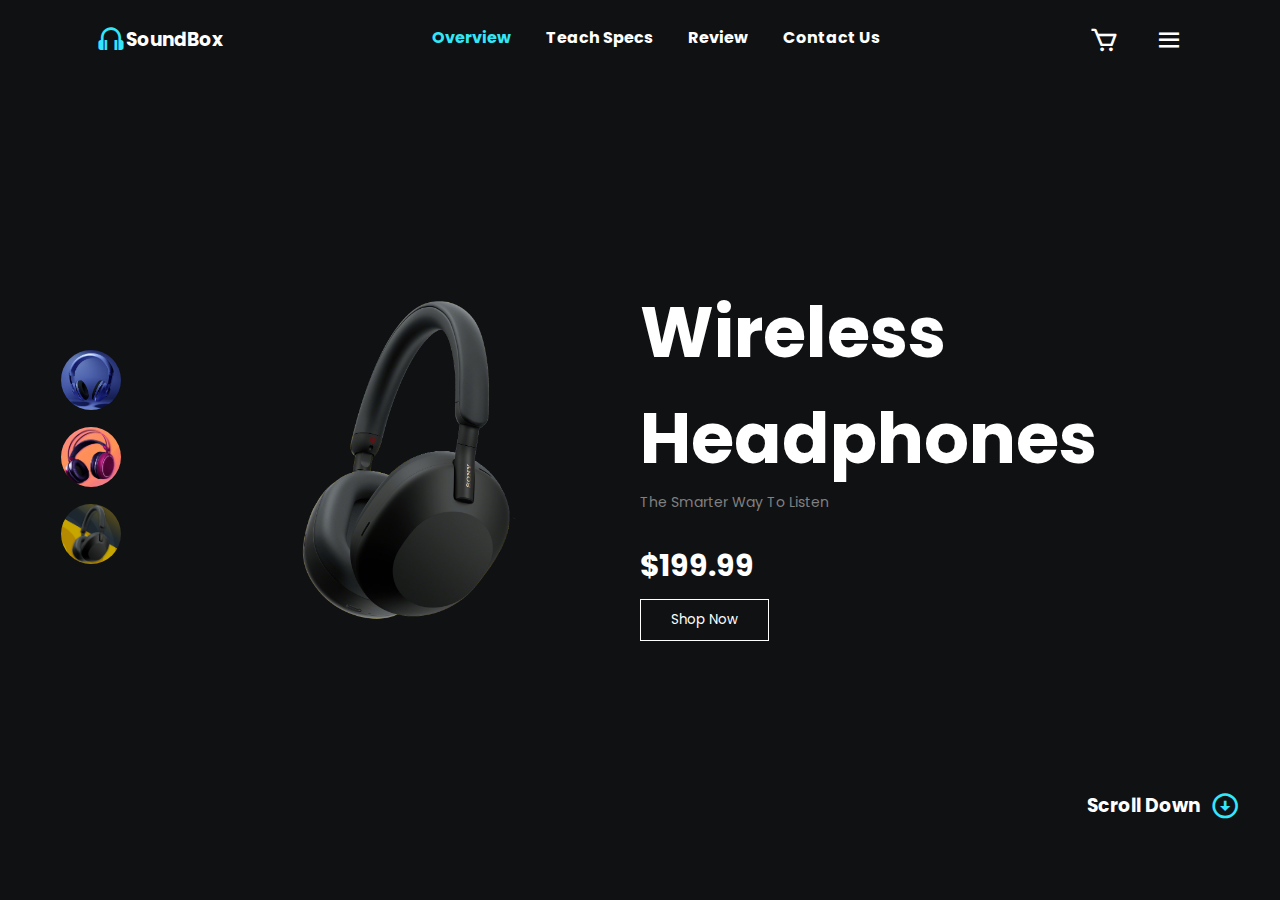
<file: SOUNDBOX Wireless Headphones/index.html>
<!DOCTYPE html>
<html lang="en">

<head>
    <meta charset="UTF-8">
    <meta name="viewport" content="width=device-width, initial-scale=1.0">
    <title>SOUNDBOX</title>
    <link rel="shortcut icon" href="assets/HD-wallpaper-music-skull-amoled-best-black-and-white-dead-headphones-horror-logo-music-pirate-skull.jpg" type="image/x-icon">
    <link rel="stylesheet" href="style.css">
</head>
<link rel="stylesheet" href="https://cdn.jsdelivr.net/npm/boxicons@latest/css/boxicons.min.css">
<!-- or -->
<link rel="stylesheet" href="https://unpkg.com/boxicons@latest/css/boxicons.min.css">

<body>

    <header>
        <a href="#" class="logo-main"><i class='bx bx-headphone'></i>
            <h3 class="logo">SoundBox</h3>
        </a>


        <ul>
            <li><a href="#" class="active">Overview</a></li>
            <li><a href="#">Teach Specs</a></li>
            <li><a href="#">Review</a></li>
            <li><a href="#">Contact Us</a></li>
        </ul>
        <!-- <section> -->
        <ul>
            <li><a href="#"><i class='bx bx-cart'></i></a></li>
            <li><a href="#"><i class='bx bx-menu'></i></a></li>
        </ul>
        <!-- </section> -->
    </header>

    <main>
        <div class="main">
            <div class="options">
                <div class="options">
                    <div class="object-1"><a href="/"><img class="img-1"
                                src="assets/3d-illustration-purple-retro-headphones-purple-isolated-background-white-lights-headphone-icon-illustration_116124-7777.avif"
                                alt=""></a></div>
                    <div class="object-1"><a href="/"><img class="img-2"
                                src="assets/czNmcy1wcml2YXRlL3Jhd3BpeGVsX2ltYWdlcy93ZWJzaXRlX2NvbnRlbnQvbHIvcGYtczczLXBhaS0xNTgta2FuYXRlLTAxLW1vY2t1cF8xLmpwZw.webp"
                                alt=""></a></div>
                    <div class="object-1"><a href="/"><img class="img-3" src="assets/e3ggzyUWSE9NCguVH5NKAW.jpg"
                                alt=""></a>
                    </div>
                </div>
            </div>
            <div class="product-img">
                <img class="product-img-in" src="assets/e3ggzyUWSE9NCguVH5NKAW-removebg.png" alt="">
            </div>
            <div class="product-detail">
                <div class="head-1-1">Wireless Headphones</div>
                <div class="head-3-3">The Smarter Way To Listen</div>
                <div class="head-4-4">$199.99</div>
                <div class="head-5-5"><button class="head-5-5-in">Shop Now</button></div>
                <div class="scroll">
                    <h3 class="him-h3">Scroll Down</h3><i class='bx bx-down-arrow-circle'></i>
                </div>
            </div>
        </div>
    </main>
</body>

</html>
</file>
<file: Netflix Clone - Responsive/style.css>
body {
    background-color: rgb(0, 0, 0);
    margin: 0;
    padding: 0;
    font-family: 'Segoe UI', Tahoma, Geneva, Verdana, sans-serif;
}

.space-main {
    height: 98vh;
    /* width: 100vw;      */
}

/* nav and email  */
.main {
    background-image: url(assets/Images\ for\ netflix/main-bg-img.jpg);
    height: 98vh;
    /* width: 100vw; */
    background-position: center center;
    background-repeat: no-repeat;
    background-size: max(3000px, 100vw);
    background-repeat: no-repeat;
}

.nav-img-in {
    /* background-color: red; */
    /* color: red; */
    width: 155px;
    margin-top: 25px;
    position: relative;
    z-index: 10;
}

nav {
    display: flex;
    /* background-color: red; */
    justify-content: space-between;
    max-width: 74vw;
    margin: 0 auto;
    height: 8vh;
    padding: 7px;

}

.opacity {
    opacity: 0.81;
    height: 98vh;
    width: 100%;
    position: absolute;
    top: 0;
    background-color: black;
}

.nav-lang-option {
    padding: 8px;
    margin-top: 20px;
    position: relative;
    z-index: 10;
    background: transparent;
    color: white;
    font-weight: 600;
    border: 1px solid grey;
    width: 85px;
    box-sizing: border-box;
    cursor: pointer;
    height: 32px;
    border-radius: 4px;
    color: rgb(255, 255, 255);
}

.nav-sign-in-option {
    padding: 8px;
    margin-top: 20px;
    position: relative;
    z-index: 10;
    background-color: red;
    border-radius: 4px;
    color: white;
    font-weight: 600;
    width: 75px;
    box-sizing: border-box;
    text-decoration: none;
    cursor: pointer;
    text-transform: none;
    border: none;
}

.nav-option {
    display: flex;
    gap: 15px;
}

.lang-svg {
    color: azure;
}

.written-in {
    color: white;
    position: relative;
    z-index: 10;
    flex-direction: column;
    width: 74vw;
    margin: 0 auto;
    /* margin-top: 67px; */
    height: 90vh;
    display: flex;
    justify-content: center;
    align-items: center;

}

.input-written {
    display: flex;
    gap: 10px;
}

.line-1-written {
    font-size: 4.3rem;
    font-weight: 900;
}

.line-2-written {
    font-size: 4.3rem;
    font-weight: 900;
    margin-bottom: 13px;
}

.line-3-written {
    font-size: 1.25rem;
    font-weight: 500;
    margin-bottom: 30px;
}

.line-4-written {
    color: rgb(255, 255, 255);
    text-align: start;
    font-size: 1rem;
    font-weight: 400;
    line-height: 1.5;
    margin-bottom: 10px;
}

.line-5-input {
    border: 1px solid grey;
    border-radius: 0.25rem;
    background: transparent;
    font-size: 1rem;
    padding: 1.5rem 1rem 0.5rem;
    width: 330px;
    box-sizing: border-box;
    height: 60px;
    padding: 1.5rem 1rem 0.5rem;
    color: white;
    display: flex;

}

.line-6-button {
    width: 210px;
    box-sizing: border-box;
    height: 60px;
    font-size: 1.5rem;
    text-decoration: none;
    align-items: center;
    display: inline-flex;
    justify-content: center;
    letter-spacing: normal;
    line-height: 1;
    user-select: none;
    border: 0px;
    border-radius: 0.25rem;
    cursor: pointer;
    font-weight: 600;
    padding: 0.75rem 1.5rem;
    background: rgb(229, 9, 20);
    color: rgb(255, 255, 255);
}


/* partician of main */
.partician-of-main {
    height: 0.5rem;
    border-top-left-radius: 1rem;
    background-color: rgb(35, 35, 35);
    border-bottom-right-radius: 1rem;
}



/* section 1 plans to buy */
.section-1-plans-to-buy {
    height: 400px;
    /* background-color: rgba(165, 42, 42, 0.162); */
}

.text-of-section-1 {
    color: white;
}

.section-1-main {
    width: 76vw;
    margin: 65px auto;
}

.text-of-section-1 {
    font-size: 1.6rem;
    font-weight: 500;
    padding: 0;
    color: rgb(255, 255, 255);
    box-sizing: border-box;
}

.list-of-plans {
    display: flex;
    /* border: 2px solid red; */
    /* height: 260px; */
    gap: 15px;
    margin-top: 15px;
}

.plan-1-to-buy {
    width: 19vw;
    /* background-color: aqua; */
    border-radius: 1rem;
    background: linear-gradient(180deg, #922556 0%, #210d0e 99.51%);
    z-index: -1;
}

.plan-2-to-buy {
    width: 19vw;
    /* background-color: rgb(43, 255, 0); */
    border-radius: 1rem;
    background: linear-gradient(180deg, #922556 0%, #210d0e 99.51%);
    z-index: -1;
}

.plan-3-to-buy {
    width: 19vw;
    /* background-color: rgb(166, 0, 255); */
    border-radius: 1rem;
    background: linear-gradient(180deg, #922556 0%, #210d0e 99.51%);
    z-index: -1;
}

.plan-4-to-buy {
    width: 19vw;
    /* background-color: rgb(255, 230, 0); */
    border-radius: 1rem;
    background: linear-gradient(180deg, #922556 0%, #210d0e 99.51%);
    z-index: -1;

}

.section-1-heading-name {
    font-size: 1.5rem;
    font-weight: 500;
    color: white;
    cursor: pointer;
    /* padding: 20px; */
    align-self: flex-end;
}

.section-1-about-plan {
    font-size: 1.125rem;
    font-weight: 400;
    cursor: pointer;
    width: fit-content;
    margin-top: 1.5rem;
    margin-left: 0px;
    box-sizing: border-box;
    color: rgba(255, 255, 255, 0.7);
    /* padding: 20px; */
}

.section-1-price {
    font-size: 1.125rem;
    font-weight: 500;
    color: rgba(255, 255, 255, 0.8);
    cursor: pointer;
    /* padding: 20px; */
    display: flex;
    align-items: center;
}

.plan-1-to-buy-in {
    width: 80%;
    height: 98%;
    margin: 0 auto;
    display: grid;
    grid-template-columns: 1fr;
    grid-template-rows: 1fr 2fr 1fr;

}

.plan-2-to-buy-in {
    width: 80%;
    margin: 0 auto;
    display: flex;
    flex-direction: column;
    display: grid;
    grid-template-columns: 1fr;
    grid-template-rows: 1fr 2fr 1fr;
    height: 98%;
}

.plan-3-to-buy-in {
    width: 80%;
    margin: 0 auto;
    display: flex;
    flex-direction: column;
    display: grid;
    grid-template-columns: 1fr;
    grid-template-rows: 1fr 2fr 1fr;
    height: 98%;
}

.plan-4-to-buy-in {
    width: 80%;
    margin: 0 auto;
    display: flex;
    flex-direction: column;
    display: grid;
    grid-template-columns: 1fr;
    grid-template-rows: 1fr 2fr 1fr;
    height: 98%;
}



/* section 2 reasons to buy  */



.section-2-reasons-to-buy {
    height: 450px;
    /* background-color: rgba(165, 42, 42, 0.162); */
}

.text-of-section-2 {
    font-size: 1.6rem;
    font-weight: 500;
    padding: 0;
    color: rgb(255, 255, 255);
    box-sizing: border-box;
    margin-top: 65px;
}

.list-of-reasons {
    display: flex;
    /* border: 2px solid red; */
    height: 320px;
    gap: 15px;
    margin-top: 20px;
}

.section-2-main {
    width: 76vw;
    margin: 12px auto;
}

.reason-1-to-buy {
    width: 19vw;
    /* background-color: aqua; */
    border-radius: 1rem;
    background: linear-gradient(149deg, #192247 0%, #210e17 96.86%);
    z-index: -1;
    position: relative;
}

.reason-2-to-buy {
    width: 19vw;
    /* background-color: rgb(43, 255, 0); */
    border-radius: 1rem;
    background: linear-gradient(149deg, #192247 0%, #210e17 96.86%);
    z-index: -1;
    position: relative;
}

.reason-3-to-buy {
    width: 19vw;
    /* background-color: rgb(166, 0, 255); */
    border-radius: 1rem;
    background: linear-gradient(149deg, #192247 0%, #210e17 96.86%);
    z-index: -1;
    position: relative;
}

.reason-4-to-buy {
    width: 19vw;
    /* background-color: rgb(255, 230, 0); */
    border-radius: 1rem;
    background: linear-gradient(149deg, #192247 0%, #210e17 96.86%);
    z-index: -1;
    position: relative;

}

.section-2-heading-name {
    color: white;
    cursor: pointer;
    font-size: 2rem;
    font-weight: 700;
}


.section-2-price-1 {
    display: flex;
    justify-content: flex-end;
    align-content: flex-end;
    flex-wrap: wrap;
    /* height: 100px; */
    position: absolute;
    bottom: 5px;
    right: 4px;
}

.section-2-price-2 {
    display: flex;
    justify-content: flex-end;
    align-content: flex-end;
    flex-wrap: wrap;
    position: absolute;
    bottom: 5px;
    right: 4px;

}

.section-2-price-3 {
    display: flex;
    justify-content: flex-end;
    align-content: flex-end;
    flex-wrap: wrap;
    position: absolute;
    bottom: 5px;
    right: 4px;

}

.section-2-price-4 {
    display: flex;
    justify-content: flex-end;
    align-content: flex-end;
    flex-wrap: wrap;
    position: absolute;
    bottom: 5px;
    right: 4px;

}

.reason-1-to-buy-in {
    width: 70%;
    height: 98%;
    display: flex;
    flex-direction: column;
    margin-left: auto;
    margin-right: auto;
    margin-top: 25px;

}

.reason-2-to-buy-in {
    width: 70%;
    margin-left: auto;
    margin-right: auto;
    margin-top: 25px;
    display: flex;
    flex-direction: column;
    height: 98%;
}

.reason-3-to-buy-in {
    width: 70%;
    margin-left: auto;
    margin-right: auto;
    margin-top: 25px;
    display: flex;
    flex-direction: column;
    height: 98%;
}

.reason-4-to-buy-in {
    width: 70%;
    margin-left: auto;
    margin-right: auto;
    margin-top: 25px;
    display: flex;
    flex-direction: column;
    height: 98%;
}

/* section 5 freaquently asked ques  */
.section-5-frequently-asked-ques {
    width: 76vw;
    margin: 0 auto;
}

.sec-5-txt {
    font-size: 3rem;
    font-weight: 900;
    padding: 0;
    color: rgb(255, 255, 255);
    box-sizing: border-box;
    margin-bottom: 20px;
    text-align: center;
    margin-top: 65px;
}

.list-of-questions {
    display: flex;
    flex-direction: column;
    padding: 10px;
    gap: 10px;
}

.sec-5-ques-common {
    background-color: rgb(45, 45, 45);
    cursor: pointer;
    color: white;
    font-size: 1.5rem;
    font-weight: 400;
    width: 70vw;
    height: 8vh;
    display: flex;
    align-items: center;
    text-align: left;
    padding: 20px;
    position: relative;
    margin: 0 auto;
}

.sec-5-svg-plus {
    position: absolute;
    right: 20px;
}

.sec-5-main {
    margin-bottom: 35px;
}

/* section 4 games  */

.main-area-of-sec-4 {
    width: 76vw;
    margin: 0 auto;
    height: 450px;
    display: flex;
    position: relative;
    overflow: hidden;
    background: linear-gradient(97deg, #45172B 1.27%, #120C1F 75.23%);
    border-radius: 1rem;
}

.section-4-games {
    height: 550px;
}

.img-in-sec-4 {
    object-fit: contain;
    object-position: center center;
    /* width: 740px; */
    position: absolute;
    right: -245px;
    top: -95px;
    height: 630px;

}

.txt-of-sec-4 {
    font-size: 1.6rem;
    font-weight: 500;
    padding: 0;
    color: rgb(255, 255, 255);
    box-sizing: border-box;
    margin-bottom: 15px;
    margin-top: 65px;
    width: 76vw;
    margin-left: auto;
    margin-right: auto;

}

.area-of-sec-4-in {
    display: flex;
    height: 100%;
}

.img-main-sec-4-in {
    height: 100%;
    display: flex;
    justify-content: flex-end;


}

.red-bat-chit {
    background: radial-gradient(59.83% 83.88% at 100% 100%, rgba(229, 9, 20, 0.50) 0%, rgba(23, 43, 71, 0.00) 100%);
    z-index: 10;
    width: 30rem;
    position: absolute;
    right: 0;
    bottom: 0;
    height: 100%;
    box-sizing: border-box;
}

.img-main-sec-4 {
    height: 100%;
    width: 38vw;
    /* display: flex;
    justify-content: flex-end; */
}

.text-written-in-sec-4 {
    width: 38vw;
    height: 100%;
    display: inline-flex;
    flex-direction: column;
    align-items: center;
    justify-content: center;
    padding: 30px;
}

.text-written-in-sec-4-heading {
    font-size: 2rem;
    font-weight: 700;
    margin-block-start: 0;
    margin-block-end: 0;
    margin: 0;
    padding: 0;
    color: rgb(255, 255, 255);
}

.text-written-in-sec-4-body {
    color: rgba(255, 255, 255, 0.7);
    font-size: 1rem;
    font-weight: 400;
    box-sizing: border-box;
    margin-top: 20px;
}

.section-foot-button {
    width: 220px;
    box-sizing: border-box;
    height: 55px;
    font-size: 1.5rem;
    text-decoration: none;
    align-items: center;
    display: inline-flex;
    justify-content: flex-start;
    letter-spacing: normal;
    line-height: 1;
    user-select: none;
    border: 0px;
    border-radius: 0.25rem;
    cursor: pointer;
    font-weight: 600;
    padding: 0.75rem 1.5rem;
    background: rgb(229, 9, 20);
    color: rgb(255, 255, 255);
}

.section-foot-enter-email {
    width: 76vw;
    margin: 0 auto;
}

.label-for-sec-foot-email {
    color: white;
    display: flex;
    justify-content: center;
    margin-bottom: 15px;
    font-size: 1.5rem;
    font-weight: 400;
    line-height: 1.5;
}

.section-foot-enter-email-in {
    display: flex;
    justify-content: center;
    gap: 10px;
    margin-bottom: 55px;

}

.foot-email-input-in {
    border: 1px solid grey;
    border-radius: 0.25rem;
    background: transparent;
    font-size: 1rem;
    padding: 1.5rem 1rem 0.5rem;
    width: 370px;
    box-sizing: border-box;
    height: 55px;
    padding: 1.5rem 1rem 0.5rem;
    color: white;
    display: flex;
}

/* section video 1  */
.main-of-sec-video-1 {
    display: flex;
    position: relative;
    width: 80vw;
    margin: 0 auto;
}

.text-of-sec-video-1 {
    color: aliceblue;
    width: 50%;
    display: flex;
    flex-direction: column;
    justify-content: center;
    position: relative;
    z-index: 10;
}

.image-video-of-sec-video-1 {
    width: 50%;
    position: relative;
}

.video-of-sec-img-1 {
    position: relative;
    z-index: 10;
    display: flex;
    justify-content: flex-start;

}

.video-of-sec-video-1 {
    position: absolute;
    top: 30px;
    left: 30px;
}

.him-him {
    width: 90vw;
    margin: 0;
}

.pri-pri {
    display: flex;
    justify-content: center;
}

.text-of-sec-video-1-heading {
    font-size: 3rem;
    font-weight: 900;
    text-align: left;
}

.text-of-sec-video-1-body {
    font-size: 1.5rem;
    font-weight: 400;
    margin: 1rem 0 0;
    text-align: left;
}

.video-of-sec-video-1 {
    width: 400px;
}

.video-of-sec-img-1-in {
    width: 500px;
}

.main-of-sec-video-1 {
    margin-bottom: 65px;
}

.video-of-sec-video-1-2 {
    width: 320px;
    position: absolute;
    top: 2px;
    left: 51px;
}

.section-video-1-2 {
    margin-top: 40px;
}


/* footer  */
.footer-options div ul li a {
    list-style: none;
    color: rgba(255, 255, 255, 0.7);
    font-size: 1rem;
    font-weight: 400;
    padding: 7px;
}

.footer-options {
    display: flex;
    margin-top: 20px;
}

.end {
    color: rgba(255, 255, 255, 0.7);
    font-size: 1rem;
    font-weight: 400;
    margin-top: 30px;
}

.ques-call {
    color: rgba(255, 255, 255, 0.7);
    font-size: 1rem;
    font-weight: 400;
    margin-top: 55px;
}

.footer-main {
    width: 76vw;
    margin: auto;
}

.ques-call a {
    color: rgba(255, 255, 255, 0.7);
}



/* responsive  */

@media screen and (max-width: 1007px) {
    .space-main {
        height: 98vh;
        /* width: 100vw; */
        width: 1007px;
    }

    .sec-5-ques-common {
        width: 900px;
    }

    .section-5-frequently-asked-ques {
        width: 900px;
    }

    .section-foot-enter-email {
        width: 900px;
        margin: 0 auto;
    }

    .opacity {
        height: 98vh;
        /* width: 100vw; */
        width: 1007px;
    }

    .partician-of-main {
        width: 1007px;
    }

    .main-of-sec-video-1 {
        display: flex;
        flex-direction: column;
        width: 700px;
        margin: 50px 15%;

    }

    .text-of-sec-video-1 {
        width: 100%;
    }

    .image-video-of-sec-video-1 {
        margin-top: 30px;
    }

    .line-1-written {
        font-size: 2rem;
    }

    .line-2-written {
        font-size: 2rem;
    }

    .line-3-written {
        font-size: 1rem;
    }

    .line-4-written {
        font-size: 0.7rem;
    }

    .written-in {
        width: 500px;
    }

    .list-of-plans {
        width: 800px;
        margin: 15px -2%;
        display: flex;
        flex-direction: column;
    }

    .section-1-plans-to-buy {
        height: 1000px;
    }

    .plan-1-to-buy {
        width: 100%;
        height: 200px;
    }

    .plan-2-to-buy {
        width: 100%;
        height: 200px;
    }

    .plan-3-to-buy {
        width: 100%;
        height: 200px;
    }

    .plan-4-to-buy {
        width: 100%;
        height: 200px;
    }

    .plan-1-to-buy-in {
        grid-template-columns: 1fr;
        grid-template-rows: 1.25fr 1fr 1.25fr;
    }

    .plan-2-to-buy-in {
        grid-template-columns: 1fr;
        grid-template-rows: 1.25fr 1fr 1.25fr;
    }

    .plan-3-to-buy-in {
        grid-template-columns: 1fr;
        grid-template-rows: 1.25fr 1fr 1.25fr;
    }

    .plan-4-to-buy-in {
        grid-template-columns: 1fr;
        grid-template-rows: 1.25fr 1fr 1.25fr;
    }

    .section-1-price {
        display: flex;
        align-items: center;
    }

    .him-him {
        display: flex;
        flex-direction: column-reverse;
    }

    nav {
        max-width: 700px;
    }

    .list-of-reasons {
        display: flex;
        flex-direction: column;
        width: 900px;
    }

    .reason-1-to-buy {
        width: 100%;
        height: 150px;
    }

    .reason-1-to-buy-in {
        width: 100%;
        height: 150px;
    }

    .reason-2-to-buy {
        width: 100%;
        height: 150px;
    }

    .reason-2-to-buy-in {
        width: 100%;
        height: 150px;
    }

    .reason-3-to-buy {
        width: 100%;
        height: 150px;
    }

    .reason-3-to-buy-in {
        width: 100%;
        height: 150px;
    }

    .reason-4-to-buy {
        width: 100%;
        height: 150px;
    }

    .reason-4-to-buy-in {
        width: 100%;
        height: 150px;
    }

    .section-2-reasons-to-buy {
        height: 800px;
    }

    .section-2-main {
        margin: 12px 40px;
    }

    .section-2-heading-name {
        font-weight: 600;
        margin-left: 30px;
    }

    .pri-pri {
        display: flex;
        justify-content: flex-start;
    }
}

@media screen and (max-width: 1234px) {
    .area-of-sec-4-in {
        display: flex;
        flex-direction: column;
        width: 850px;
        height: 700px;
    }

    .section-4-games {
        height: 800px;
    }

    .main-area-of-sec-4 {
        height: 700px;
        width: 850px;
        margin: 0 12%;
    }

    .img-in-sec-4 {
        right: -185px;
        top: 278px;
    }

    .text-written-in-sec-4 {
        width: 627px;
    }
}

@media screen and (min-width: 1328px) {
    .list-of-plans {
        height: 260px;
    }
}
</file>
<file: SOUNDBOX Wireless Headphones/style.css>
@import url('https://fonts.googleapis.com/css2?family=Poppins:ital,wght@0,100;0,200;0,300;0,400;0,500;0,600;0,700;0,800;0,900;1,100;1,200;1,300;1,400;1,500;1,600;1,700;1,800;1,900&display=swap');

* {
    margin: 0;
    padding: 0;
    box-sizing: border-box;
    font-family: "Poppins", sans-serif;
    text-decoration: none;
    list-style: none;
    background-color: var(--bg-color);
}

:root {
    --bg-color: #101113;
    --text-color: #fff;
    --main-color: #34e7f8;
    --other-color: #fcfcfc;
}

header {
    display: flex;
    justify-content: space-between;
    width: 85vw;
    margin: 0 auto;
    margin-top: 25px;
}

header ul {
    display: flex;
    gap: 35px;

}

header ul li a {
    color: var(--text-color);
    font-weight: 700;
}

.logo {
    color: var(--text-color);
    font-weight: bold;
}

.logo-main {
    display: flex;
}

.bx {
    font-size: 30px;
}

.bx-headphone {
    color: var(--main-color);
}

.active {
    color: var(--main-color);
}

header ul li a:hover {
    color: var(--main-color);
    text-decoration: underline;
}

.active:hover {
    color: var(--text-color);
    text-decoration: underline;
}

.main {
    display: grid;
    grid-template-columns: 2fr 5fr 7fr;
    height: 89vh;
}

.img-1 {
    width: 60px;
    height: 60px;
    object-fit: cover;
    object-position: right;
    border-radius: 50px;
    position: relative;
    z-index: 10;
}

.img-2 {
    width: 60px;
    height: 60px;
    object-fit: cover;
    /* object-position: right; */
    border-radius: 50px;
    position: relative;
    z-index: 10;
}

.img-3 {
    width: 60px;
    height: 60px;
    object-fit: cover;
    /* object-position: right; */
    border-radius: 50px;
    position: relative;
    z-index: 10;
}

.options {
    display: flex;
    flex-direction: column;
    justify-content: center;
    align-items: center;
    gap: 10px;
}

.product-img {
    display: grid;
    justify-items: center;
    align-items: center;
}

.product-img-in {
    width: 600px;
    position: absolute;
    z-index: 1;
}

.product-detail {
    position: relative;
    z-index: 10;
    color: var(--text-color);
    display: flex;
    flex-direction: column;
    justify-content: center;
}

.head-1-1 {
    font-size: 70px;
    font-weight: bolder;

}

.head-3-3 {
    font-size: 14px;
    color: grey;
}

.head-4-4 {
    font-size: 30px;
    margin-top: 30px;
    font-weight: bold;
}

.head-5-5-in {
    border: 1px solid white;
    /* border: none; */
    color: var(--text-color);
    padding-top: 10px;
    padding-bottom: 10px;
    padding-left: 30px;
    padding-right: 30px;
    margin-top: 10px;
    cursor: pointer;
}

.head-5-5-in:hover {
    color: black;
    background-color: var(--other-color);
}

.scroll {
    display: flex;
    gap: 10px;
    position: absolute;
    right: 40px;
    bottom: 40px;
    cursor: pointer;
}

.bx-down-arrow-circle {
    color: var(--main-color);
}

.bx-down-arrow-circle:hover {
    color: var(--text-color);
}


@media screen and (max-width: 878px) {
    .main {
        grid-template-columns: 2fr 5fr;
        grid-template-rows: 1fr 1fr;
        width: 900px;
        margin-top: 110px;

    }

    .product-detail {
        align-items: center;
        grid-column: -3/-1;
        margin-top: 100px;
    }

    .head-1-1 {
        text-align: center;
    }

    header {
        width: 950px;
    }
}
</file>
